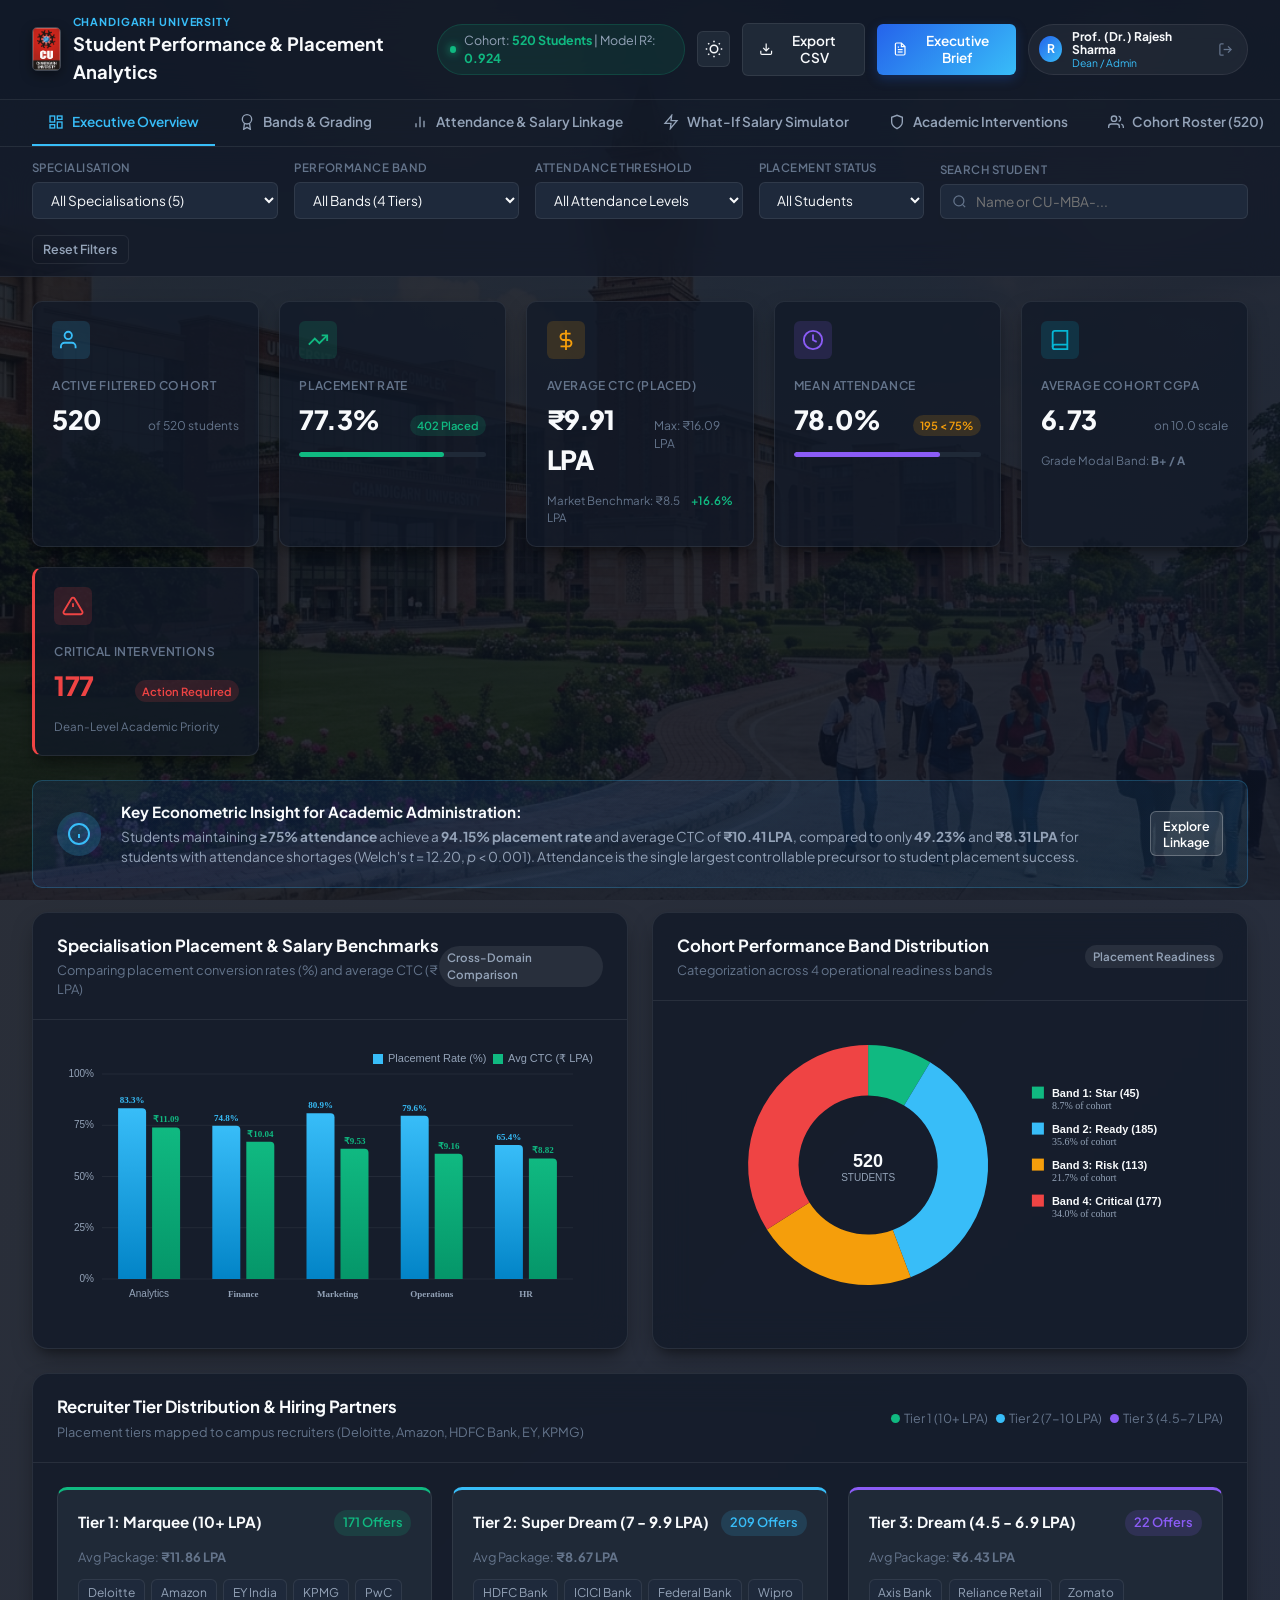
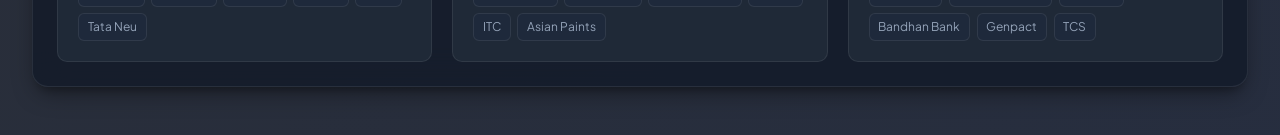
<file: index.html>
<!DOCTYPE html>
<html lang="en">

<head>
  <meta charset="UTF-8">
  <meta name="viewport" content="width=device-width, initial-scale=1.0">
  <title>Student Performance & Placement Analytics | Chandigarh University MBA</title>
  <meta name="description"
    content="Executive Decision Support System analyzing MBA academic scores, attendance, specialization impact on placement CTC, and prescriptive interventions.">
  <link rel="preconnect" href="https://fonts.googleapis.com">
  <link rel="preconnect" href="https://fonts.gstatic.com" crossorigin>
  <link
    href="https://fonts.googleapis.com/css2?family=Plus+Jakarta+Sans:wght@300;400;500;600;700;800&family=JetBrains+Mono:wght@400;500;600&display=swap"
    rel="stylesheet">
  <link rel="stylesheet" href="styles.css">
</head>

<body class="theme-dark">
  <!-- Top Navigation Bar -->
  <header class="app-header" id="appHeader">
    <div class="header-left">
      <div class="brand-logo">
        <img src="cu_official_logo.png" alt="Chandigarh University Official Logo" class="cu-header-logo">
        <div class="brand-text">
          <span class="university-name">CHANDIGARH UNIVERSITY</span>
          <h1 class="portal-title">Student Performance & Placement Analytics</h1>
        </div>
      </div>
    </div>

    <div class="header-right">
      <div class="system-stats-pill">
        <span class="live-dot"></span>
        <span class="stats-label">Cohort: <strong>520 Students</strong> | Model R²: <strong>0.924</strong></span>
      </div>
      <button class="btn btn-secondary btn-icon" id="themeToggleBtn" title="Toggle Theme" aria-label="Toggle Theme">
        <svg class="sun-icon" width="18" height="18" viewBox="0 0 24 24" fill="none" stroke="currentColor"
          stroke-width="2">
          <circle cx="12" cy="12" r="5"></circle>
          <line x1="12" y1="1" x2="12" y2="3"></line>
          <line x1="12" y1="21" x2="12" y2="23"></line>
          <line x1="4.22" y1="4.22" x2="5.64" y2="5.64"></line>
          <line x1="18.36" y1="18.36" x2="19.78" y2="19.78"></line>
          <line x1="1" y1="12" x2="3" y2="12"></line>
          <line x1="21" y1="12" x2="23" y2="12"></line>
          <line x1="4.22" y1="19.78" x2="5.64" y2="18.36"></line>
          <line x1="18.36" y1="5.64" x2="19.78" y2="4.22"></line>
        </svg>
        <svg class="moon-icon" width="18" height="18" viewBox="0 0 24 24" fill="none" stroke="currentColor"
          stroke-width="2">
          <path d="M21 12.79A9 9 0 1 1 11.21 3 7 7 0 0 0 21 12.79z"></path>
        </svg>
      </button>
      <button class="btn btn-secondary" id="exportCsvBtn" title="Export Filtered CSV">
        <svg width="16" height="16" viewBox="0 0 24 24" fill="none" stroke="currentColor" stroke-width="2">
          <path d="M21 15v4a2 2 0 0 1-2 2H5a2 2 0 0 1-2-2v-4"></path>
          <polyline points="7 10 12 15 17 10"></polyline>
          <line x1="12" y1="15" x2="12" y2="3"></line>
        </svg>
        <span>Export CSV</span>
      </button>
      <button class="btn btn-primary" id="openReportModalBtn">
        <svg width="16" height="16" viewBox="0 0 24 24" fill="none" stroke="currentColor" stroke-width="2">
          <path d="M14 2H6a2 2 0 0 0-2 2v16a2 2 0 0 0 2 2h12a2 2 0 0 0 2-2V8z"></path>
          <polyline points="14 2 14 8 20 8"></polyline>
          <line x1="16" y1="13" x2="8" y2="13"></line>
          <line x1="16" y1="17" x2="8" y2="17"></line>
          <polyline points="10 9 9 9 8 9"></polyline>
        </svg>
        <span>Executive Brief</span>
      </button>

      <!-- Authenticated User Profile Pill & Logout -->
      <div class="user-profile-badge" id="userProfileBadge">
        <div class="user-avatar" id="userAvatar">D</div>
        <div class="user-info-text">
          <span class="user-name-span" id="userNameSpan">Prof. (Dr.) Rajesh Sharma</span>
          <span class="user-role-span" id="userRoleSpan">Dean / Admin</span>
        </div>
        <button class="logout-btn" id="logoutBtn" title="Sign Out / Switch Role">
          <svg width="15" height="15" viewBox="0 0 24 24" fill="none" stroke="currentColor" stroke-width="2">
            <path d="M9 21H5a2 2 0 0 1-2-2V5a2 2 0 0 1 2-2h4"></path>
            <polyline points="16 17 21 12 16 7"></polyline>
            <line x1="21" y1="12" x2="9" y2="12"></line>
          </svg>
        </button>
      </div>
    </div>
  </header>

  <!-- Navigation Tabs -->
  <nav class="sub-nav" id="mainNavigation" aria-label="Main Navigation">
    <div class="nav-container">
      <button class="nav-item active" data-tab="tab-overview" id="navTabOverview">
        <svg width="16" height="16" viewBox="0 0 24 24" fill="none" stroke="currentColor" stroke-width="2">
          <rect x="3" y="3" width="7" height="9"></rect>
          <rect x="14" y="3" width="7" height="5"></rect>
          <rect x="14" y="12" width="7" height="9"></rect>
          <rect x="3" y="16" width="7" height="5"></rect>
        </svg>
        <span>Executive Overview</span>
      </button>
      <button class="nav-item" data-tab="tab-bands" id="navTabBands">
        <svg width="16" height="16" viewBox="0 0 24 24" fill="none" stroke="currentColor" stroke-width="2">
          <circle cx="12" cy="8" r="7"></circle>
          <polyline points="8.21 13.89 7 23 12 20 17 23 15.79 13.88"></polyline>
        </svg>
        <span>Bands & Grading</span>
      </button>
      <button class="nav-item" data-tab="tab-econometrics" id="navTabEconometrics">
        <svg width="16" height="16" viewBox="0 0 24 24" fill="none" stroke="currentColor" stroke-width="2">
          <line x1="18" y1="20" x2="18" y2="10"></line>
          <line x1="12" y1="20" x2="12" y2="4"></line>
          <line x1="6" y1="20" x2="6" y2="14"></line>
        </svg>
        <span>Attendance & Salary Linkage</span>
      </button>
      <button class="nav-item" data-tab="tab-simulator" id="navTabSimulator">
        <svg width="16" height="16" viewBox="0 0 24 24" fill="none" stroke="currentColor" stroke-width="2">
          <polygon points="13 2 3 14 12 14 11 22 21 10 12 10 13 2"></polygon>
        </svg>
        <span>What-If Salary Simulator</span>
      </button>
      <button class="nav-item" data-tab="tab-interventions" id="navTabInterventions">
        <svg width="16" height="16" viewBox="0 0 24 24" fill="none" stroke="currentColor" stroke-width="2">
          <path d="M12 22s8-4 8-10V5l-8-3-8 3v7c0 6 8 10 8 10z"></path>
        </svg>
        <span>Academic Interventions</span>
      </button>
      <button class="nav-item" data-tab="tab-roster" id="navTabRoster">
        <svg width="16" height="16" viewBox="0 0 24 24" fill="none" stroke="currentColor" stroke-width="2">
          <path d="M17 21v-2a4 4 0 0 0-4-4H5a4 4 0 0 0-4 4v2"></path>
          <circle cx="9" cy="7" r="4"></circle>
          <path d="M23 21v-2a4 4 0 0 0-3-3.87"></path>
          <path d="M16 3.13a4 4 0 0 1 0 7.75"></path>
        </svg>
        <span>Cohort Roster (520)</span>
      </button>
    </div>
  </nav>

  <!-- Filter & Slicing Control Bar -->
  <section class="filter-bar" id="globalFilterBar">
    <div class="filter-container">
      <div class="filter-group">
        <label for="filterSpec">Specialisation</label>
        <select id="filterSpec" class="custom-select">
          <option value="ALL">All Specialisations (5)</option>
          <option value="Business Analytics">Business Analytics</option>
          <option value="Finance">Finance</option>
          <option value="Marketing">Marketing</option>
          <option value="Human Resource Management">Human Resource Management</option>
          <option value="Operations & Supply Chain">Operations & Supply Chain</option>
        </select>
      </div>

      <div class="filter-group">
        <label for="filterBand">Performance Band</label>
        <select id="filterBand" class="custom-select">
          <option value="ALL">All Bands (4 Tiers)</option>
          <option value="Band 1: High Potential Star">Band 1: High Potential Star</option>
          <option value="Band 2: Placement Ready">Band 2: Placement Ready</option>
          <option value="Band 3: Skill Deficit (Moderate Risk)">Band 3: Skill Deficit (Risk)</option>
          <option value="Band 4: Critical Academic Intervention">Band 4: Critical Intervention</option>
        </select>
      </div>

      <div class="filter-group">
        <label for="filterAttendance">Attendance Threshold</label>
        <select id="filterAttendance" class="custom-select">
          <option value="ALL">All Attendance Levels</option>
          <option value="COMPLIANT">Compliant (&ge; 75%)</option>
          <option value="SHORTAGE">Shortage (&lt; 75% At-Risk)</option>
        </select>
      </div>

      <div class="filter-group">
        <label for="filterPlacement">Placement Status</label>
        <select id="filterPlacement" class="custom-select">
          <option value="ALL">All Students</option>
          <option value="Placed">Placed Only</option>
          <option value="Unplaced">Unplaced Only</option>
        </select>
      </div>

      <div class="filter-group search-group">
        <label for="searchStudentInput">Search Student</label>
        <div class="search-input-wrapper">
          <svg width="15" height="15" viewBox="0 0 24 24" fill="none" stroke="currentColor" stroke-width="2">
            <circle cx="11" cy="11" r="8"></circle>
            <line x1="21" y1="21" x2="16.65" y2="16.65"></line>
          </svg>
          <input type="text" id="searchStudentInput" placeholder="Name or CU-MBA-..." autocomplete="off">
        </div>
      </div>

      <div class="filter-actions">
        <button class="btn btn-outline btn-sm" id="resetFiltersBtn">Reset Filters</button>
      </div>
    </div>
  </section>

  <!-- Main Container -->
  <main class="main-content" id="mainContainer">

    <!-- TAB 1: EXECUTIVE OVERVIEW -->
    <div class="tab-pane active" id="tab-overview">
      <!-- KPI Scorecards Grid -->
      <section class="kpi-grid" id="kpiGrid">
        <div class="kpi-card" id="kpiTotalStudents">
          <div class="kpi-icon-wrap bg-blue">
            <svg width="22" height="22" viewBox="0 0 24 24" fill="none" stroke="currentColor" stroke-width="2">
              <path d="M17 21v-2a4 4 0 0 0-4-4H5a4 4 0 0 0-4 4v2"></path>
              <circle cx="9" cy="7" r="4"></circle>
            </svg>
          </div>
          <div class="kpi-data">
            <span class="kpi-title">Active Filtered Cohort</span>
            <div class="kpi-value-row">
              <span class="kpi-value" id="kpiCohortVal">520</span>
              <span class="kpi-sub" id="kpiCohortSub">of 520 students</span>
            </div>
          </div>
          <div class="kpi-sparkline" id="sparkCohort"></div>
        </div>

        <div class="kpi-card" id="kpiPlacementRate">
          <div class="kpi-icon-wrap bg-emerald">
            <svg width="22" height="22" viewBox="0 0 24 24" fill="none" stroke="currentColor" stroke-width="2">
              <polyline points="22 7 13.5 15.5 8.5 10.5 2 17"></polyline>
              <polyline points="16 7 22 7 22 13"></polyline>
            </svg>
          </div>
          <div class="kpi-data">
            <span class="kpi-title">Placement Rate</span>
            <div class="kpi-value-row">
              <span class="kpi-value" id="kpiPlacementVal">77.3%</span>
              <span class="kpi-pill success" id="kpiPlacementPill">402 Placed</span>
            </div>
          </div>
          <div class="kpi-progress-bar">
            <div class="kpi-progress-fill bg-emerald" id="kpiPlacementBar" style="width: 77.3%;"></div>
          </div>
        </div>

        <div class="kpi-card" id="kpiAvgSalary">
          <div class="kpi-icon-wrap bg-amber">
            <svg width="22" height="22" viewBox="0 0 24 24" fill="none" stroke="currentColor" stroke-width="2">
              <line x1="12" y1="1" x2="12" y2="23"></line>
              <path d="M17 5H9.5a3.5 3.5 0 0 0 0 7h5a3.5 3.5 0 0 1 0 7H6"></path>
            </svg>
          </div>
          <div class="kpi-data">
            <span class="kpi-title">Average CTC (Placed)</span>
            <div class="kpi-value-row">
              <span class="kpi-value" id="kpiAvgSalaryVal">₹9.91 LPA</span>
              <span class="kpi-sub" id="kpiMaxSalarySub">Max: ₹16.09 LPA</span>
            </div>
          </div>
          <div class="kpi-benchmark">
            <span>Market Benchmark: ₹8.5 LPA</span>
            <span class="kpi-delta positive">+16.6%</span>
          </div>
        </div>

        <div class="kpi-card" id="kpiAttendanceRate">
          <div class="kpi-icon-wrap bg-purple">
            <svg width="22" height="22" viewBox="0 0 24 24" fill="none" stroke="currentColor" stroke-width="2">
              <circle cx="12" cy="12" r="10"></circle>
              <polyline points="12 6 12 12 16 14"></polyline>
            </svg>
          </div>
          <div class="kpi-data">
            <span class="kpi-title">Mean Attendance</span>
            <div class="kpi-value-row">
              <span class="kpi-value" id="kpiAttendanceVal">78.0%</span>
              <span class="kpi-pill alert" id="kpiShortagePill">195 &lt; 75%</span>
            </div>
          </div>
          <div class="kpi-progress-bar">
            <div class="kpi-progress-fill bg-purple" id="kpiAttendanceBar" style="width: 78.0%;"></div>
          </div>
        </div>

        <div class="kpi-card" id="kpiMeanCgpa">
          <div class="kpi-icon-wrap bg-cyan">
            <svg width="22" height="22" viewBox="0 0 24 24" fill="none" stroke="currentColor" stroke-width="2">
              <path d="M4 19.5A2.5 2.5 0 0 1 6.5 17H20"></path>
              <path d="M6.5 2H20v20H6.5A2.5 2.5 0 0 1 4 19.5v-15A2.5 2.5 0 0 1 6.5 2z"></path>
            </svg>
          </div>
          <div class="kpi-data">
            <span class="kpi-title">Average Cohort CGPA</span>
            <div class="kpi-value-row">
              <span class="kpi-value" id="kpiCgpaVal">6.73</span>
              <span class="kpi-sub">on 10.0 scale</span>
            </div>
          </div>
          <div class="kpi-benchmark">
            <span>Grade Modal Band: <strong>B+ / A</strong></span>
          </div>
        </div>

        <div class="kpi-card alert-card" id="kpiInterventionNeeded">
          <div class="kpi-icon-wrap bg-coral">
            <svg width="22" height="22" viewBox="0 0 24 24" fill="none" stroke="currentColor" stroke-width="2">
              <path d="M10.29 3.86L1.82 18a2 2 0 0 0 1.71 3h16.94a2 2 0 0 0 1.71-3L13.71 3.86a2 2 0 0 0-3.42 0z"></path>
              <line x1="12" y1="9" x2="12" y2="13"></line>
              <line x1="12" y1="17" x2="12.01" y2="17"></line>
            </svg>
          </div>
          <div class="kpi-data">
            <span class="kpi-title">Critical Interventions</span>
            <div class="kpi-value-row">
              <span class="kpi-value danger-text" id="kpiInterventionVal">177</span>
              <span class="kpi-pill danger">Action Required</span>
            </div>
          </div>
          <div class="kpi-benchmark">
            <span>Dean-Level Academic Priority</span>
          </div>
        </div>
      </section>

      <!-- Key Findings Alert Banner -->
      <div class="banner-insight">
        <div class="banner-icon">
          <svg width="24" height="24" viewBox="0 0 24 24" fill="none" stroke="currentColor" stroke-width="2">
            <circle cx="12" cy="12" r="10"></circle>
            <line x1="12" y1="16" x2="12" y2="12"></line>
            <line x1="12" y1="8" x2="12.01" y2="8"></line>
          </svg>
        </div>
        <div class="banner-content">
          <h4>Key Econometric Insight for Academic Administration:</h4>
          <p>
            Students maintaining <strong>&ge;75% attendance</strong> achieve a <strong>94.15% placement rate</strong>
            and average CTC of <strong>₹10.41 LPA</strong>, compared to only <strong>49.23%</strong> and <strong>₹8.31
              LPA</strong> for students with attendance shortages (Welch's <em>t</em> = 12.20, <em>p</em> &lt; 0.001).
            Attendance is the single largest controllable precursor to student placement success.
          </p>
        </div>
        <button class="btn btn-sm btn-outline-light" onclick="window.switchTab('tab-econometrics')">Explore
          Linkage</button>
      </div>

      <!-- Overview Charts Section -->
      <section class="dashboard-grid-2">
        <div class="card chart-card">
          <div class="card-header">
            <div>
              <h3 class="card-title">Specialisation Placement & Salary Benchmarks</h3>
              <p class="card-subtitle">Comparing placement conversion rates (%) and average CTC (₹ LPA)</p>
            </div>
            <span class="badge">Cross-Domain Comparison</span>
          </div>
          <div class="card-body">
            <div class="chart-canvas-wrapper" id="specChartWrapper">
              <canvas id="specComparisonCanvas" width="560" height="280"></canvas>
            </div>
          </div>
        </div>

        <div class="card chart-card">
          <div class="card-header">
            <div>
              <h3 class="card-title">Cohort Performance Band Distribution</h3>
              <p class="card-subtitle">Categorization across 4 operational readiness bands</p>
            </div>
            <span class="badge">Placement Readiness</span>
          </div>
          <div class="card-body">
            <div class="chart-canvas-wrapper" id="bandChartWrapper">
              <canvas id="bandDistributionCanvas" width="560" height="280"></canvas>
            </div>
          </div>
        </div>
      </section>

      <!-- Recruiter Tier Breakdown -->
      <section class="card mt-4">
        <div class="card-header">
          <div>
            <h3 class="card-title">Recruiter Tier Distribution & Hiring Partners</h3>
            <p class="card-subtitle">Placement tiers mapped to campus recruiters (Deloitte, Amazon, HDFC Bank, EY, KPMG)
            </p>
          </div>
          <div class="tier-legend">
            <span class="legend-dot tier1"></span> Tier 1 (10+ LPA)
            <span class="legend-dot tier2 ml-2"></span> Tier 2 (7-10 LPA)
            <span class="legend-dot tier3 ml-2"></span> Tier 3 (4.5-7 LPA)
          </div>
        </div>
        <div class="card-body">
          <div class="recruiter-tiers-grid" id="recruiterTiersGrid">
            <!-- Dynamically populated -->
          </div>
        </div>
      </section>
    </div>

    <!-- TAB 2: PERFORMANCE BANDS & GRADING ENGINE -->
    <div class="tab-pane" id="tab-bands">
      <div class="section-intro">
        <h2>Four-Tier Performance Banding Framework</h2>
        <p>A multi-factor classification system evaluating academic merit, attendance discipline, aptitude readiness,
          and behavioral soft skills.</p>
      </div>

      <div class="bands-showcase-grid" id="bandsShowcaseGrid">
        <!-- 4 Band Cards populated dynamically -->
      </div>

      <div class="dashboard-grid-2 mt-4">
        <div class="card">
          <div class="card-header">
            <div>
              <h3 class="card-title">Academic Grade Distribution (10-Point Scale)</h3>
              <p class="card-subtitle">University UGC grading system: O, A+, A, B+, B, C</p>
            </div>
          </div>
          <div class="card-body">
            <div class="chart-canvas-wrapper">
              <canvas id="gradeChartCanvas" width="560" height="260"></canvas>
            </div>
            <div class="table-responsive mt-3">
              <table class="data-table small">
                <thead>
                  <tr>
                    <th>Grade</th>
                    <th>CGPA Range</th>
                    <th>Count</th>
                    <th>% Cohort</th>
                    <th>Avg Placed CTC</th>
                    <th>Placement Rate</th>
                  </tr>
                </thead>
                <tbody id="gradeTableBody">
                  <!-- Populated by JS -->
                </tbody>
              </table>
            </div>
          </div>
        </div>

        <div class="card">
          <div class="card-header">
            <div>
              <h3 class="card-title">Specialisation vs Performance Band Heatmap</h3>
              <p class="card-subtitle">Distribution of students across specializations within each band</p>
            </div>
          </div>
          <div class="card-body">
            <div class="heatmap-table-wrap" id="bandSpecHeatmap">
              <!-- Populated by JS -->
            </div>
            <div class="academic-note mt-3">
              <strong>Administrative Policy Note:</strong> Students in Band 3 and Band 4 are automatically quarantined
              from final campus placements until completing the remediation roadmap.
            </div>
          </div>
        </div>
      </div>
    </div>

    <!-- TAB 3: ECONOMETRICS & SALARY LINKAGE -->
    <div class="tab-pane" id="tab-econometrics">
      <div class="section-intro">
        <h2>Econometric Linkage: Academics, Attendance & Placement Salary</h2>
        <p>Statistical regression and empirical analysis exploring how continuous performance metrics influence
          corporate hiring packages.</p>
      </div>

      <!-- Hypothesis Testing Box -->
      <div class="stats-test-card">
        <div class="test-header">
          <div class="test-badge">Hypothesis Test: 75% Attendance Compliance Effect</div>
          <span class="p-val-pill">Statistically Significant: p = 3.22 &times; 10⁻²⁷</span>
        </div>
        <div class="test-body-grid">
          <div class="test-col">
            <div class="test-group-title">Attendance &lt; 75% (Shortage Cohort)</div>
            <div class="test-stat-row">
              <span>Cohort Count:</span>
              <strong>195 students (37.5%)</strong>
            </div>
            <div class="test-stat-row">
              <span>Average CGPA:</span>
              <strong class="danger-text">5.90 / 10.0</strong>
            </div>
            <div class="test-stat-row">
              <span>Placement Rate:</span>
              <strong class="danger-text">49.23% (96 placed)</strong>
            </div>
            <div class="test-stat-row">
              <span>Average CTC:</span>
              <strong class="danger-text">₹8.31 LPA</strong>
            </div>
          </div>

          <div class="test-divider-col">
            <div class="vs-circle">VS</div>
            <div class="t-stat-label">Welch's t = 12.20<br>Salary Gap = +₹2.10 LPA</div>
          </div>

          <div class="test-col highlight">
            <div class="test-group-title">Attendance &ge; 75% (Compliant Cohort)</div>
            <div class="test-stat-row">
              <span>Cohort Count:</span>
              <strong>325 students (62.5%)</strong>
            </div>
            <div class="test-stat-row">
              <span>Average CGPA:</span>
              <strong class="success-text">7.22 / 10.0 (+1.32 CGPA)</strong>
            </div>
            <div class="test-stat-row">
              <span>Placement Rate:</span>
              <strong class="success-text">94.15% (306 placed)</strong>
            </div>
            <div class="test-stat-row">
              <span>Average CTC:</span>
              <strong class="success-text">₹10.41 LPA</strong>
            </div>
          </div>
        </div>
      </div>

      <div class="dashboard-grid-2 mt-4">
        <!-- Scatter plot of CGPA vs Salary -->
        <div class="card chart-card">
          <div class="card-header">
            <div>
              <h3 class="card-title">CGPA vs Placement Salary (CTC in LPA)</h3>
              <p class="card-subtitle">Empirical scatter distribution of placed students with OLS regression trendline
              </p>
            </div>
            <span class="badge">R² = 0.924</span>
          </div>
          <div class="card-body">
            <div class="chart-canvas-wrapper">
              <canvas id="cgpaSalaryScatterCanvas" width="560" height="300"></canvas>
            </div>
          </div>
        </div>

        <!-- Correlation Matrix Heatmap -->
        <div class="card">
          <div class="card-header">
            <div>
              <h3 class="card-title">Pearson Correlation Coefficient Matrix</h3>
              <p class="card-subtitle">Pairwise correlation between academic, behavioral and compensation metrics</p>
            </div>
          </div>
          <div class="card-body">
            <div class="corr-matrix-wrapper" id="corrMatrixContainer">
              <!-- Populated by JS -->
            </div>
          </div>
        </div>
      </div>

      <!-- Regression Equation & Model Coefficients -->
      <div class="card mt-4">
        <div class="card-header">
          <div>
            <h3 class="card-title">Multiple Linear Regression Model Specification</h3>
            <p class="card-subtitle">Quantifying the marginal return of each academic attribute on student CTC</p>
          </div>
          <div class="model-metrics-tags">
            <span class="tag">R² = 0.924</span>
            <span class="tag">MAE = 0.435 LPA</span>
            <span class="tag">RMSE = 0.537 LPA</span>
          </div>
        </div>
        <div class="card-body">
          <div class="math-equation-box">
            <code>
              Salary (CTC LPA) = -5.127 + 0.929 &times; CGPA + 0.032 &times; Attendance% + 0.048 &times; Aptitude + 0.367 &times; SoftSkills + 0.342 &times; Certifications + 0.263 &times; LiveProjects + Specialisation_Premium
            </code>
          </div>

          <div class="coefficients-grid" id="coefficientsGrid">
            <!-- Populated by JS -->
          </div>
        </div>
      </div>
    </div>

    <!-- TAB 4: WHAT-IF SIMULATOR -->
    <div class="tab-pane" id="tab-simulator">
      <div class="section-intro">
        <h2>Interactive What-If Salary & Placement Simulator</h2>
        <p>Real-time machine learning prediction engine powered by our calibrated econometric regression model.</p>
      </div>

      <div class="simulator-layout">
        <!-- Left: Input Controls -->
        <div class="card sim-controls-card">
          <div class="card-header">
            <h3 class="card-title">Student Profile Parameters</h3>
            <button class="btn btn-sm btn-outline" id="simResetBtn">Reset to Average</button>
          </div>
          <div class="card-body">
            <div class="control-row">
              <label for="simSpec">Target Specialisation:</label>
              <select id="simSpec" class="custom-select">
                <option value="Business Analytics">Business Analytics (Premium: +₹2.50 LPA)</option>
                <option value="Finance" selected>Finance (Premium: +₹1.80 LPA)</option>
                <option value="Marketing">Marketing (Premium: +₹1.20 LPA)</option>
                <option value="Operations & Supply Chain">Operations & Supply Chain (Premium: +₹0.90 LPA)</option>
                <option value="Human Resource Management">Human Resource Management (Premium: +₹0.40 LPA)</option>
              </select>
            </div>

            <div class="slider-control">
              <div class="slider-header">
                <label for="simCgpa">Academic CGPA (10-Point Scale):</label>
                <span class="slider-val" id="simCgpaVal">7.2</span>
              </div>
              <input type="range" id="simCgpa" min="5.0" max="9.8" step="0.1" value="7.2">
              <div class="slider-bounds"><span>5.0</span><span>7.5</span><span>9.8</span></div>
            </div>

            <div class="slider-control">
              <div class="slider-header">
                <label for="simAttendance">Class Attendance (%):</label>
                <span class="slider-val" id="simAttendanceVal">82%</span>
              </div>
              <input type="range" id="simAttendance" min="55" max="99" step="1" value="82">
              <div class="slider-bounds"><span>55% (Risk)</span><span>75% (Min)</span><span>99%</span></div>
            </div>

            <div class="slider-control">
              <div class="slider-header">
                <label for="simAptitude">Mock Aptitude Test Score (out of 100):</label>
                <span class="slider-val" id="simAptitudeVal">68</span>
              </div>
              <input type="range" id="simAptitude" min="40" max="98" step="1" value="68">
              <div class="slider-bounds"><span>40</span><span>70</span><span>98</span></div>
            </div>

            <div class="slider-control">
              <div class="slider-header">
                <label for="simSoftSkills">Corporate Soft Skills Rating (1 - 10):</label>
                <span class="slider-val" id="simSoftSkillsVal">7.0</span>
              </div>
              <input type="range" id="simSoftSkills" min="3.0" max="9.8" step="0.2" value="7.0">
              <div class="slider-bounds"><span>3.0</span><span>6.5</span><span>9.8</span></div>
            </div>

            <div class="slider-control">
              <div class="slider-header">
                <label for="simCerts">Industry Certifications Count:</label>
                <span class="slider-val" id="simCertsVal">2</span>
              </div>
              <input type="range" id="simCerts" min="0" max="4" step="1" value="2">
              <div class="slider-bounds"><span>0</span><span>2</span><span>4</span></div>
            </div>

            <div class="slider-control">
              <div class="slider-header">
                <label for="simProjects">Live Consulting / Industry Projects:</label>
                <span class="slider-val" id="simProjectsVal">1</span>
              </div>
              <input type="range" id="simProjects" min="0" max="3" step="1" value="1">
              <div class="slider-bounds"><span>0</span><span>1</span><span>3</span></div>
            </div>
          </div>
        </div>

        <!-- Right: Prediction Outputs -->
        <div class="card sim-results-card">
          <div class="card-header">
            <h3 class="card-title">Model Forecast & Placement Projection</h3>
            <span class="badge success">Live Inference</span>
          </div>
          <div class="card-body">
            <div class="prediction-hero">
              <div class="pred-salary-block">
                <span class="pred-label">Expected Placement CTC:</span>
                <div class="pred-salary-number" id="predSalaryVal">₹10.35 LPA</div>
                <div class="pred-interval" id="predSalaryRange">Estimated Range: ₹9.80 - ₹10.90 LPA</div>
              </div>

              <div class="pred-prob-block">
                <div class="circular-progress" id="predProbCircle">
                  <span class="progress-val" id="predProbVal">88.5%</span>
                </div>
                <span class="pred-label">Placement Probability</span>
              </div>
            </div>

            <div class="sim-meta-tags mt-3">
              <div class="meta-tag-item">
                <span class="meta-label">Forecasted Band:</span>
                <span class="meta-val band-badge" id="predBandVal">Band 2: Placement Ready</span>
              </div>
              <div class="meta-tag-item">
                <span class="meta-label">Projected Recruiter Tier:</span>
                <span class="meta-val" id="predTierVal">Tier 1 (Marquee - Deloitte, Amazon)</span>
              </div>
            </div>

            <!-- Prescriptive Improvement Suggestions -->
            <div class="intervention-suggestions-box mt-4">
              <h4 class="suggestions-title">
                <svg width="18" height="18" viewBox="0 0 24 24" fill="none" stroke="currentColor" stroke-width="2">
                  <path
                    d="M12 2v4M12 18v4M4.93 4.93l2.83 2.83M16.24 16.24l2.83 2.83M2 12h4M18 12h4M4.93 19.07l2.83-2.83M16.24 7.76l2.83-2.83">
                  </path>
                </svg>
                Actionable Levers to Maximize Placement Package:
              </h4>
              <ul class="suggestions-list" id="simSuggestionsList">
                <!-- Dynamically generated -->
              </ul>
            </div>
          </div>
        </div>
      </div>
    </div>

    <!-- TAB 5: ACADEMIC INTERVENTIONS -->
    <div class="tab-pane" id="tab-interventions">
      <div class="section-intro">
        <h2>Prescriptive Academic Intervention Engine</h2>
        <p>Automated identification of at-risk students, root-cause diagnosis, and personalized remediation pathways.
        </p>
      </div>

      <!-- Intervention Category Metrics -->
      <div class="intervention-metrics-grid" id="interventionCategoriesGrid">
        <!-- Populated by JS -->
      </div>

      <div class="card mt-4">
        <div class="card-header">
          <div>
            <h3 class="card-title">Priority Student Intervention Cohort (At-Risk & Skill Deficit)</h3>
            <p class="card-subtitle">Students flagged for urgent academic counseling, attendance recovery, or interview
              bootcamps</p>
          </div>
          <button class="btn btn-primary btn-sm" id="batchExportInterventionsBtn">
            <svg width="15" height="15" viewBox="0 0 24 24" fill="none" stroke="currentColor" stroke-width="2">
              <path d="M21 15v4a2 2 0 0 1-2 2H5a2 2 0 0 1-2-2v-4"></path>
              <polyline points="7 10 12 15 17 10"></polyline>
              <line x1="12" y1="15" x2="12" y2="3"></line>
            </svg>
            Export Intervention Report
          </button>
        </div>
        <div class="card-body">
          <div class="table-responsive">
            <table class="data-table" id="interventionTable">
              <thead>
                <tr>
                  <th>Student ID</th>
                  <th>Student Name</th>
                  <th>Specialisation</th>
                  <th>Attendance</th>
                  <th>CGPA</th>
                  <th>Performance Band</th>
                  <th>Primary Deficit Category</th>
                  <th>Recommended Prescriptive Action</th>
                  <th>Action</th>
                </tr>
              </thead>
              <tbody id="interventionTableBody">
                <!-- Populated by JS -->
              </tbody>
            </table>
          </div>
        </div>
      </div>
    </div>

    <!-- TAB 6: STUDENT ROSTER & COHORT EXPLORER -->
    <div class="tab-pane" id="tab-roster">
      <div class="section-intro">
        <h2>Full MBA Cohort Student Directory</h2>
        <p>Comprehensive roster of all 520 students. Click any row to view complete academic profile, attendance, and
          placement details.</p>
      </div>

      <div class="card">
        <div class="card-header roster-header">
          <div class="roster-count-wrap">
            Showing <strong id="rosterShownCount">520</strong> of <strong id="rosterTotalCount">520</strong> students
          </div>
          <div class="table-sort-info">
            Sort by:
            <select id="rosterSortSelect" class="custom-select custom-select-sm">
              <option value="cgpa_desc">CGPA (High to Low)</option>
              <option value="cgpa_asc">CGPA (Low to High)</option>
              <option value="salary_desc">Placement Salary (High to Low)</option>
              <option value="attendance_desc">Attendance (High to Low)</option>
              <option value="name_asc">Name (A-Z)</option>
            </select>
          </div>
        </div>
        <div class="card-body">
          <div class="table-responsive">
            <table class="data-table" id="rosterTable">
              <thead>
                <tr>
                  <th>ID</th>
                  <th>Full Name</th>
                  <th>Specialisation</th>
                  <th>CGPA</th>
                  <th>Grade</th>
                  <th>Attendance</th>
                  <th>Aptitude</th>
                  <th>Soft Skills</th>
                  <th>Performance Band</th>
                  <th>Placement Status</th>
                  <th>Package (LPA)</th>
                  <th>Company</th>
                  <th>Action</th>
                </tr>
              </thead>
              <tbody id="rosterTableBody">
                <!-- Populated by JS -->
              </tbody>
            </table>
          </div>

          <!-- Pagination -->
          <div class="pagination-bar" id="rosterPagination">
            <button class="btn btn-outline btn-sm" id="prevPageBtn" disabled>&laquo; Previous</button>
            <span class="page-indicator" id="pageIndicator">Page 1 of 26</span>
            <button class="btn btn-outline btn-sm" id="nextPageBtn">Next &raquo;</button>
          </div>
        </div>
      </div>
    </div>

  </main>

  <!-- STUDENT DETAIL MODAL -->
  <div class="modal-backdrop" id="studentDetailModal">
    <div class="modal-card">
      <div class="modal-header">
        <div class="modal-title-group">
          <span class="modal-sub" id="modalStudentId">CU-MBA-2024-001</span>
          <h3 id="modalStudentName">Student Profile</h3>
        </div>
        <button class="modal-close-btn" id="closeStudentModalBtn">&times;</button>
      </div>
      <div class="modal-body" id="modalStudentContent">
        <!-- Populated dynamically -->
      </div>
      <div class="modal-footer">
        <button class="btn btn-secondary" id="closeModalBottomBtn">Close</button>
        <button class="btn btn-primary" id="printStudentReportBtn">Print Dossier</button>
      </div>
    </div>
  </div>

  <!-- EXECUTIVE BRIEF MODAL -->
  <div class="modal-backdrop" id="executiveBriefModal">
    <div class="modal-card large-modal">
      <div class="modal-header">
        <div class="modal-title-group">
          <span class="modal-sub">Chandigarh University MBA Analytics</span>
          <h3>Executive Project Brief & Research Summary</h3>
        </div>
        <button class="modal-close-btn" id="closeBriefModalBtn">&times;</button>
      </div>
      <div class="modal-body executive-brief-body">
        <div class="brief-section">
          <h4>1. Executive Summary & Problem Context</h4>
          <p>
            Higher education business schools face mounting scrutiny on campus placement outcomes. However,
            institutional decision-makers frequently lack granular diagnostic clarity on how academic performance,
            strict attendance compliance, and domain specialisations interact to influence recruiter compensation
            offers. This analytics system bridges that critical gap.
          </p>
        </div>

        <div class="brief-section">
          <h4>2. Key Analytical & Econometric Findings</h4>
          <ul>
            <li><strong>75% Attendance Threshold Disparity:</strong> Attendance compliant students (&ge;75%) secure a
              <strong>94.15% placement rate</strong> with mean CTC of <strong>₹10.41 LPA</strong>, whereas attendance
              defaulters (&lt;75%) drop to <strong>49.23%</strong> placement rate and <strong>₹8.31 LPA</strong>
              (Welch's <em>t</em> = 12.20, <em>p</em> &lt; 0.001).</li>
            <li><strong>Academic Elasticity:</strong> Each 1.0 point increment in student CGPA delivers an estimated
              <strong>+₹0.93 LPA</strong> premium on final corporate CTC.</li>
            <li><strong>Domain Specialisation Premium:</strong> Business Analytics commands the highest starting
              corporate compensation (Mean: ₹11.09 LPA, Peak: ₹16.09 LPA), followed by Finance (₹10.04 LPA) and
              Marketing (₹9.53 LPA).</li>
            <li><strong>Prescriptive Interventions:</strong> 177 students (34.0%) were flagged in Band 4 (Critical
              Intervention) requiring immediate remedial support to avert placement ineligibility.</li>
          </ul>
        </div>

        <div class="brief-section">
          <h4>3. Strategic Administrative Recommendations</h4>
          <ol>
            <li><strong>Mandatory Early-Warning Trigger:</strong> Initiate academic counseling at the conclusion of
              Semester 1 whenever student attendance drops below 75% or CGPA falls below 6.5.</li>
            <li><strong>Integrated Certification Tracks:</strong> Mandate high-value industry certifications (Coursera /
              NPTEL / Power BI / Financial Modeling) in Semester 2 to close the +₹0.34 LPA per-certification skill gap.
            </li>
            <li><strong>Corporate Interview Labs:</strong> For high-CGPA students with soft-skill deficits (&lt;6.0),
              conduct intensive GD-PI corporate bootcamps to prevent offer rejections at final round interviews.</li>
          </ol>
        </div>
      </div>
      <div class="modal-footer">
        <button class="btn btn-primary" id="closeBriefBottomBtn">Close Brief</button>
      </div>
    </div>
  </div>

  <!-- Load Student Dataset & Application Logic -->
  <script src="students_data.js"></script>
  <script src="app.js"></script>
</body>

</html>
</file>
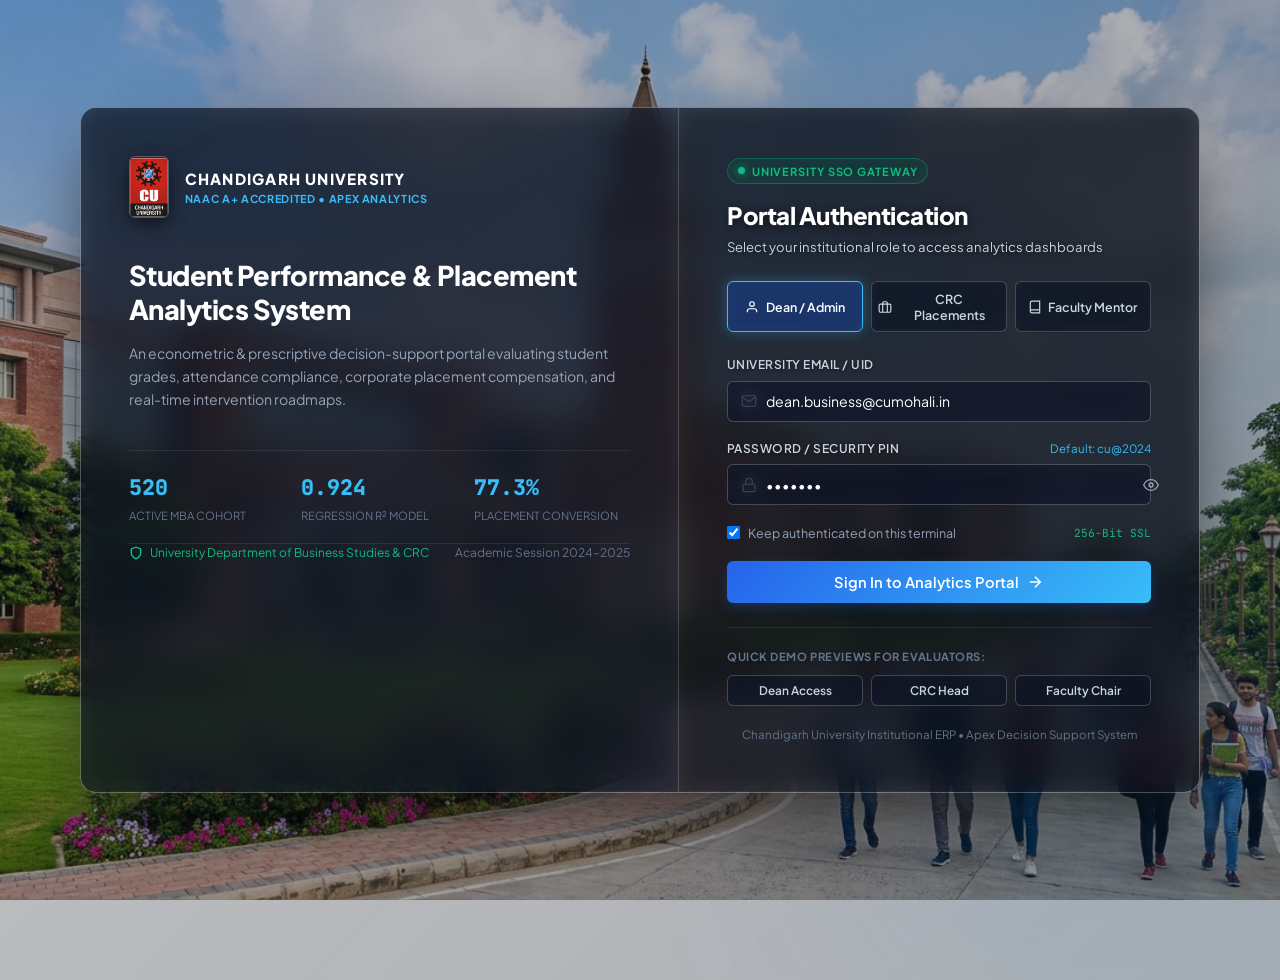
<file: login.html>
<!DOCTYPE html>
<html lang="en">
<head>
  <meta charset="UTF-8">
  <meta name="viewport" content="width=device-width, initial-scale=1.0">
  <title>University Single Sign-On | Chandigarh University MBA Analytics</title>
  <meta name="description" content="Secure University Portal Login for Student Performance & Placement Analytics System at Chandigarh University.">
  <link rel="preconnect" href="https://fonts.googleapis.com">
  <link rel="preconnect" href="https://fonts.gstatic.com" crossorigin>
  <link href="https://fonts.googleapis.com/css2?family=Plus+Jakarta+Sans:wght@300;400;500;600;700;800&family=JetBrains+Mono:wght@400;500;600&display=swap" rel="stylesheet">
  <link rel="stylesheet" href="styles.css">
</head>
<body class="theme-dark login-body">
  <div class="login-ambient-glow glow-1"></div>
  <div class="login-ambient-glow glow-2"></div>
  <div class="login-ambient-glow glow-3"></div>

  <div class="login-wrapper">
    <!-- Left / Brand Showcase Column -->
    <div class="login-brand-panel">
      <div class="panel-content">
        <div class="cu-crest-badge">
          <img src="cu_official_logo.png" alt="Chandigarh University Official Logo" class="cu-login-logo">
          <div class="crest-text">
            <span class="crest-uni">CHANDIGARH UNIVERSITY</span>
            <span class="crest-naac">NAAC A+ ACCREDITED • APEX ANALYTICS</span>
          </div>
        </div>

        <div class="brand-hero-text">
          <h2>Student Performance &amp; Placement Analytics System</h2>
          <p class="hero-desc">
            An econometric &amp; prescriptive decision-support portal evaluating student grades, attendance compliance, corporate placement compensation, and real-time intervention roadmaps.
          </p>
        </div>

        <div class="brand-stats-row">
          <div class="brand-stat-item">
            <span class="stat-number">520</span>
            <span class="stat-lbl">Active MBA Cohort</span>
          </div>
          <div class="brand-stat-item">
            <span class="stat-number">0.924</span>
            <span class="stat-lbl">Regression R² Model</span>
          </div>
          <div class="brand-stat-item">
            <span class="stat-number">77.3%</span>
            <span class="stat-lbl">Placement Conversion</span>
          </div>
        </div>

        <div class="institutional-badge-footer">
          <div class="naac-pill">
            <svg width="14" height="14" viewBox="0 0 24 24" fill="none" stroke="currentColor" stroke-width="2.5">
              <path d="M12 22s8-4 8-10V5l-8-3-8 3v7c0 6 8 10 8 10z"></path>
            </svg>
            <span>University Department of Business Studies &amp; CRC</span>
          </div>
          <span class="academic-year">Academic Session 2024–2025</span>
        </div>
      </div>
    </div>

    <!-- Right / Login Card Column -->
    <div class="login-form-panel">
      <div class="login-card">
        <div class="login-card-header">
          <div class="secure-tag">
            <span class="live-dot"></span>
            <span>UNIVERSITY SSO GATEWAY</span>
          </div>
          <h1 class="login-card-title">Portal Authentication</h1>
          <p class="login-card-sub">Select your institutional role to access analytics dashboards</p>
        </div>

        <!-- Role Selector Tabs -->
        <div class="role-selector" id="roleSelector">
          <button type="button" class="role-pill active" data-role="dean" data-email="dean.business@cumohali.in" data-name="Prof. (Dr.) Rajesh Sharma" data-title="Dean, Academic Affairs">
            <svg width="14" height="14" viewBox="0 0 24 24" fill="none" stroke="currentColor" stroke-width="2">
              <path d="M20 21v-2a4 4 0 0 0-4-4H8a4 4 0 0 0-4 4v2"></path>
              <circle cx="12" cy="7" r="4"></circle>
            </svg>
            <span>Dean / Admin</span>
          </button>
          <button type="button" class="role-pill" data-role="crc" data-email="crc.placement@cumohali.in" data-name="Dr. Meenakshi Kapoor" data-title="Head - Corporate Relations (CRC)">
            <svg width="14" height="14" viewBox="0 0 24 24" fill="none" stroke="currentColor" stroke-width="2">
              <rect x="2" y="7" width="20" height="14" rx="2" ry="2"></rect>
              <path d="M16 21V5a2 2 0 0 0-2-2h-4a2 2 0 0 0-2 2v16"></path>
            </svg>
            <span>CRC Placements</span>
          </button>
          <button type="button" class="role-pill" data-role="faculty" data-email="faculty.mba@cumohali.in" data-name="Dr. Vikram Malhotra" data-title="Faculty Program Chair (MBA)">
            <svg width="14" height="14" viewBox="0 0 24 24" fill="none" stroke="currentColor" stroke-width="2">
              <path d="M4 19.5A2.5 2.5 0 0 1 6.5 17H20"></path>
              <path d="M6.5 2H20v20H6.5A2.5 2.5 0 0 1 4 19.5v-15A2.5 2.5 0 0 1 6.5 2z"></path>
            </svg>
            <span>Faculty Mentor</span>
          </button>
        </div>

        <!-- Login Form -->
        <form class="login-form" id="loginForm">
          <div class="form-group">
            <label for="userEmail">University Email / UID</label>
            <div class="input-with-icon">
              <svg width="16" height="16" viewBox="0 0 24 24" fill="none" stroke="currentColor" stroke-width="2">
                <path d="M4 4h16c1.1 0 2 .9 2 2v12c0 1.1-.9 2-2 2H4c-1.1 0-2-.9-2-2V6c0-1.1.9-2 2-2z"></path>
                <polyline points="22,6 12,13 2,6"></polyline>
              </svg>
              <input type="text" id="userEmail" required value="dean.business@cumohali.in" placeholder="UID or university email">
            </div>
          </div>

          <div class="form-group">
            <div class="label-row">
              <label for="userPassword">Password / Security Pin</label>
              <a href="javascript:void(0)" class="forgot-link" id="forgotPwdBtn">Default: cu@2024</a>
            </div>
            <div class="input-with-icon">
              <svg width="16" height="16" viewBox="0 0 24 24" fill="none" stroke="currentColor" stroke-width="2">
                <rect x="3" y="11" width="18" height="11" rx="2" ry="2"></rect>
                <path d="M7 11V7a5 5 0 0 1 10 0v4"></path>
              </svg>
              <input type="password" id="userPassword" required value="cu@2024" placeholder="Enter your password">
              <button type="button" class="pwd-toggle-btn" id="pwdToggleBtn" aria-label="Toggle password visibility">
                <svg id="eyeIcon" width="16" height="16" viewBox="0 0 24 24" fill="none" stroke="currentColor" stroke-width="2">
                  <path d="M1 12s4-8 11-8 11 8 11 8-4 8-11 8-11-8-11-8z"></path>
                  <circle cx="12" cy="12" r="3"></circle>
                </svg>
              </button>
            </div>
          </div>

          <div class="form-options">
            <label class="remember-me">
              <input type="checkbox" id="rememberMe" checked>
              <span>Keep authenticated on this terminal</span>
            </label>
            <span class="auth-mode">256-Bit SSL</span>
          </div>

          <button type="submit" class="btn btn-primary btn-block btn-lg" id="submitLoginBtn">
            <span id="btnText">Sign In to Analytics Portal</span>
            <svg width="18" height="18" viewBox="0 0 24 24" fill="none" stroke="currentColor" stroke-width="2">
              <line x1="5" y1="12" x2="19" y2="12"></line>
              <polyline points="12 5 19 12 12 19"></polyline>
            </svg>
          </button>
        </form>

        <!-- Quick One-Click Evaluator Demo Credentials -->
        <div class="quick-demo-box">
          <div class="quick-demo-header">
            <span>QUICK DEMO PREVIEWS FOR EVALUATORS:</span>
          </div>
          <div class="demo-buttons-grid">
            <button type="button" class="btn btn-sm btn-outline demo-btn" data-preset="dean">
              <span>Dean Access</span>
            </button>
            <button type="button" class="btn btn-sm btn-outline demo-btn" data-preset="crc">
              <span>CRC Head</span>
            </button>
            <button type="button" class="btn btn-sm btn-outline demo-btn" data-preset="faculty">
              <span>Faculty Chair</span>
            </button>
          </div>
        </div>

        <div class="login-footer-info">
          <p>Chandigarh University Institutional ERP &bull; Apex Decision Support System</p>
        </div>
      </div>
    </div>
  </div>

  <script>
    // Login Controller & Profile Management
    document.addEventListener('DOMContentLoaded', () => {
      const form = document.getElementById('loginForm');
      const emailInput = document.getElementById('userEmail');
      const pwdInput = document.getElementById('userPassword');
      const pwdToggleBtn = document.getElementById('pwdToggleBtn');
      const rolePills = document.querySelectorAll('.role-pill');
      const demoBtns = document.querySelectorAll('.demo-btn');
      const submitBtn = document.getElementById('submitLoginBtn');
      const btnText = document.getElementById('btnText');

      let currentProfile = {
        name: 'Prof. (Dr.) Rajesh Sharma',
        role: 'Dean / Admin',
        email: 'dean.business@cumohali.in',
        title: 'Dean, Academic Affairs & Business Studies'
      };

      // Role Pill Click
      rolePills.forEach(pill => {
        pill.addEventListener('click', () => {
          rolePills.forEach(p => p.classList.remove('active'));
          pill.classList.add('active');
          const email = pill.getAttribute('data-email');
          const name = pill.getAttribute('data-name');
          const title = pill.getAttribute('data-title');
          const role = pill.querySelector('span').textContent;

          emailInput.value = email;
          currentProfile = { name, role, email, title };
        });
      });

      // Quick Demo Buttons
      demoBtns.forEach(btn => {
        btn.addEventListener('click', () => {
          const preset = btn.getAttribute('data-preset');
          const targetPill = document.querySelector(`.role-pill[data-role="${preset}"]`);
          if (targetPill) {
            targetPill.click();
            // Trigger instant auto-login for slick presentation
            form.dispatchEvent(new Event('submit'));
          }
        });
      });

      // Password visibility toggle
      pwdToggleBtn.addEventListener('click', () => {
        const isPwd = pwdInput.type === 'password';
        pwdInput.type = isPwd ? 'text' : 'password';
      });

      // Submit Form Handler
      form.addEventListener('submit', (e) => {
        e.preventDefault();

        // Loading state
        submitBtn.disabled = true;
        btnText.textContent = 'Authenticating with CU SSO...';

        // Save session authentication
        localStorage.setItem('cu_auth_user', JSON.stringify({
          name: currentProfile.name,
          role: currentProfile.role,
          email: emailInput.value || currentProfile.email,
          title: currentProfile.title,
          loginTime: new Date().toLocaleTimeString([], { hour: '2-digit', minute: '2-digit' })
        }));

        setTimeout(() => {
          window.location.href = 'index.html';
        }, 600);
      });
    });
  </script>
</body>
</html>
</file>
<file: styles.css>
/* ==========================================================================
   CHANDIGARH UNIVERSITY - STUDENT PERFORMANCE & PLACEMENT ANALYTICS
   Modern Executive Design System
   ========================================================================== */

:root {
  /* Color Palette - Executive Dark Theme (Default) */
  --bg-primary: #0b0f19;
  --bg-secondary: #111827;
  --bg-card: rgba(17, 24, 39, 0.75);
  --bg-card-hover: rgba(31, 41, 55, 0.85);
  --bg-subtle: #1f2937;
  --bg-input: #1e293b;

  --border-color: rgba(255, 255, 255, 0.08);
  --border-focus: #3b82f6;

  --text-primary: #f8fafc;
  --text-secondary: #94a3b8;
  --text-muted: #64748b;

  /* Accent Tones */
  --accent-blue: #38bdf8;
  --accent-blue-dark: #0284c7;
  --accent-indigo: #6366f1;
  --accent-purple: #8b5cf6;
  --accent-emerald: #10b981;
  --accent-amber: #f59e0b;
  --accent-coral: #ef4444;
  --accent-rose: #f43f5e;

  /* Glassmorphism & Shadow Effects */
  --glass-blur: blur(14px);
  --glass-border: 1px solid rgba(255, 255, 255, 0.08);
  --card-shadow: 0 10px 25px -5px rgba(0, 0, 0, 0.4), 0 8px 10px -6px rgba(0, 0, 0, 0.3);
  --glow-blue: 0 0 20px rgba(56, 189, 248, 0.15);

  /* Typography */
  --font-main: 'Plus Jakarta Sans', -apple-system, BlinkMacSystemFont, 'Segoe UI', Roboto, sans-serif;
  --font-mono: 'JetBrains Mono', monospace;

  --radius-sm: 6px;
  --radius-md: 10px;
  --radius-lg: 16px;
  --radius-full: 9999px;

  --transition-fast: 0.15s ease;
  --transition-normal: 0.25s cubic-bezier(0.4, 0, 0.2, 1);
}

body.theme-light {
  --bg-primary: #f1f5f9;
  --bg-secondary: #ffffff;
  --bg-card: rgba(255, 255, 255, 0.9);
  --bg-card-hover: #ffffff;
  --bg-subtle: #f8fafc;
  --bg-input: #e2e8f0;

  --border-color: rgba(0, 0, 0, 0.08);
  --border-focus: #2563eb;

  --text-primary: #0f172a;
  --text-secondary: #475569;
  --text-muted: #94a3b8;

  --glass-border: 1px solid rgba(0, 0, 0, 0.06);
  --card-shadow: 0 4px 15px -2px rgba(0, 0, 0, 0.05), 0 2px 6px -2px rgba(0, 0, 0, 0.03);
}

/* ==========================================================================
   Base & Reset
   ========================================================================== */

* {
  box-sizing: border-box;
  margin: 0;
  padding: 0;
}

body {
  font-family: var(--font-main);
  background: 
    linear-gradient(135deg, rgba(8, 12, 20, 0.86) 0%, rgba(15, 23, 42, 0.90) 100%),
    url('cu_campus_photo.jpg') center center / cover no-repeat fixed;
  color: var(--text-primary);
  line-height: 1.5;
  -webkit-font-smoothing: antialiased;
  min-height: 100vh;
  display: flex;
  flex-direction: column;
}

/* ==========================================================================
   Header & Institutional Branding
   ========================================================================== */

.app-header {
  background: rgba(17, 24, 39, 0.82);
  border-bottom: var(--border-color) 1px solid;
  padding: 0.85rem 2rem;
  display: flex;
  justify-content: space-between;
  align-items: center;
  position: sticky;
  top: 0;
  z-index: 100;
  backdrop-filter: blur(20px);
  -webkit-backdrop-filter: blur(20px);
}

.header-left {
  display: flex;
  align-items: center;
  gap: 1rem;
}

.brand-logo {
  display: flex;
  align-items: center;
  gap: 0.75rem;
}

.cu-header-logo {
  height: 44px;
  width: auto;
  object-fit: contain;
  border-radius: 5px;
  box-shadow: 0 4px 12px rgba(0, 0, 0, 0.4);
  border: 1px solid rgba(255, 255, 255, 0.2);
  transition: transform var(--transition-fast);
}

.cu-header-logo:hover {
  transform: scale(1.04);
}

.logo-icon {
  width: 40px;
  height: 40px;
  background: linear-gradient(135deg, #2563eb, #38bdf8);
  border-radius: var(--radius-md);
  display: flex;
  align-items: center;
  justify-content: center;
  color: #fff;
  box-shadow: 0 4px 12px rgba(37, 99, 235, 0.35);
}

.brand-text {
  display: flex;
  flex-direction: column;
}

.university-name {
  font-size: 0.68rem;
  font-weight: 700;
  letter-spacing: 0.08em;
  color: var(--accent-blue);
  text-transform: uppercase;
}

.portal-title {
  font-size: 1.15rem;
  font-weight: 700;
  color: var(--text-primary);
}

.badge-tag {
  background: rgba(56, 189, 248, 0.12);
  color: var(--accent-blue);
  border: 1px solid rgba(56, 189, 248, 0.25);
  padding: 0.2rem 0.65rem;
  border-radius: var(--radius-full);
  font-size: 0.75rem;
  font-weight: 600;
}

.header-right {
  display: flex;
  align-items: center;
  gap: 0.75rem;
}

.system-stats-pill {
  background: rgba(16, 185, 129, 0.1);
  border: 1px solid rgba(16, 185, 129, 0.2);
  padding: 0.35rem 0.75rem;
  border-radius: var(--radius-full);
  display: flex;
  align-items: center;
  gap: 0.5rem;
  font-size: 0.78rem;
  color: var(--text-secondary);
}

.system-stats-pill strong {
  color: var(--accent-emerald);
}

.live-dot {
  width: 7px;
  height: 7px;
  background: var(--accent-emerald);
  border-radius: 50%;
  box-shadow: 0 0 8px var(--accent-emerald);
  animation: pulseDot 2s infinite;
}

@keyframes pulseDot {
  0%, 100% { opacity: 1; transform: scale(1); }
  50% { opacity: 0.4; transform: scale(0.85); }
}

/* ==========================================================================
   Navigation Sub-Bar
   ========================================================================== */

.sub-nav {
  background: rgba(17, 24, 39, 0.75);
  border-bottom: 1px solid var(--border-color);
  backdrop-filter: blur(16px);
  -webkit-backdrop-filter: blur(16px);
  position: sticky;
  top: 61px;
  z-index: 90;
}

.nav-container {
  max-width: 1400px;
  margin: 0 auto;
  padding: 0 2rem;
  display: flex;
  gap: 0.5rem;
  overflow-x: auto;
}

.nav-item {
  background: transparent;
  border: none;
  outline: none;
  color: var(--text-secondary);
  font-family: inherit;
  font-size: 0.85rem;
  font-weight: 600;
  padding: 0.85rem 1rem;
  display: flex;
  align-items: center;
  gap: 0.5rem;
  cursor: pointer;
  border-bottom: 2px solid transparent;
  transition: all var(--transition-fast);
  white-space: nowrap;
}

.nav-item:hover {
  color: var(--text-primary);
  background: rgba(255, 255, 255, 0.03);
}

.nav-item.active {
  color: var(--accent-blue);
  border-bottom-color: var(--accent-blue);
}

/* ==========================================================================
   Filter Bar
   ========================================================================== */

.filter-bar {
  background: rgba(17, 24, 39, 0.72);
  border-bottom: 1px solid var(--border-color);
  padding: 0.75rem 2rem;
  backdrop-filter: blur(16px);
  -webkit-backdrop-filter: blur(16px);
}

.filter-container {
  max-width: 1400px;
  margin: 0 auto;
  display: flex;
  flex-wrap: wrap;
  align-items: flex-end;
  gap: 1rem;
}

.filter-group {
  display: flex;
  flex-direction: column;
  gap: 0.35rem;
}

.filter-group label {
  font-size: 0.72rem;
  font-weight: 600;
  text-transform: uppercase;
  letter-spacing: 0.04em;
  color: var(--text-muted);
}

.custom-select,
.custom-input {
  background: var(--bg-input);
  color: var(--text-primary);
  border: 1px solid var(--border-color);
  border-radius: var(--radius-sm);
  padding: 0.5rem 0.85rem;
  font-family: inherit;
  font-size: 0.85rem;
  outline: none;
  transition: border-color var(--transition-fast);
  min-width: 165px;
}

.custom-select:focus,
.custom-input:focus {
  border-color: var(--border-focus);
}

.custom-select-sm {
  padding: 0.35rem 0.65rem;
  font-size: 0.8rem;
  min-width: 130px;
}

.search-group {
  flex-grow: 1;
  min-width: 200px;
}

.search-input-wrapper {
  position: relative;
  display: flex;
  align-items: center;
}

.search-input-wrapper svg {
  position: absolute;
  left: 0.75rem;
  color: var(--text-muted);
  pointer-events: none;
}

.search-input-wrapper input {
  width: 100%;
  background: var(--bg-input);
  color: var(--text-primary);
  border: 1px solid var(--border-color);
  border-radius: var(--radius-sm);
  padding: 0.5rem 0.75rem 0.5rem 2.2rem;
  font-family: inherit;
  font-size: 0.85rem;
  outline: none;
  transition: border-color var(--transition-fast);
}

.search-input-wrapper input:focus {
  border-color: var(--border-focus);
}

.filter-actions {
  display: flex;
  align-items: center;
}

/* ==========================================================================
   Buttons & Badges
   ========================================================================== */

.btn {
  font-family: inherit;
  font-size: 0.85rem;
  font-weight: 600;
  padding: 0.55rem 1rem;
  border-radius: var(--radius-sm);
  cursor: pointer;
  display: inline-flex;
  align-items: center;
  justify-content: center;
  gap: 0.45rem;
  border: none;
  transition: all var(--transition-fast);
  text-decoration: none;
}

.btn-primary {
  background: linear-gradient(135deg, #2563eb, #38bdf8);
  color: #ffffff;
  box-shadow: 0 4px 12px rgba(37, 99, 235, 0.25);
}

.btn-primary:hover {
  background: linear-gradient(135deg, #1d4ed8, #0284c7);
  box-shadow: 0 6px 16px rgba(37, 99, 235, 0.35);
  transform: translateY(-1px);
}

.btn-secondary {
  background: var(--bg-subtle);
  color: var(--text-primary);
  border: 1px solid var(--border-color);
}

.btn-secondary:hover {
  background: var(--bg-card-hover);
  border-color: rgba(255, 255, 255, 0.2);
}

.btn-outline {
  background: transparent;
  color: var(--text-secondary);
  border: 1px solid var(--border-color);
}

.btn-outline:hover {
  color: var(--text-primary);
  border-color: var(--text-muted);
}

.btn-outline-light {
  background: rgba(255, 255, 255, 0.1);
  color: #fff;
  border: 1px solid rgba(255, 255, 255, 0.25);
}

.btn-outline-light:hover {
  background: rgba(255, 255, 255, 0.2);
}

.btn-sm {
  padding: 0.35rem 0.65rem;
  font-size: 0.78rem;
}

.btn-icon {
  width: 36px;
  height: 36px;
  padding: 0;
  border-radius: var(--radius-sm);
}

body.theme-dark .sun-icon { display: block; }
body.theme-dark .moon-icon { display: none; }
body.theme-light .sun-icon { display: none; }
body.theme-light .moon-icon { display: block; }

.badge {
  background: rgba(255, 255, 255, 0.08);
  color: var(--text-secondary);
  font-size: 0.72rem;
  font-weight: 600;
  padding: 0.2rem 0.5rem;
  border-radius: var(--radius-full);
}

.badge.success {
  background: rgba(16, 185, 129, 0.15);
  color: var(--accent-emerald);
}

/* ==========================================================================
   Main Content Layout
   ========================================================================== */

.main-content {
  max-width: 1400px;
  width: 100%;
  margin: 0 auto;
  padding: 1.5rem 2rem 3rem 2rem;
  flex-grow: 1;
}

.tab-pane {
  display: none;
  animation: fadeIn 0.2s ease-in-out;
}

.tab-pane.active {
  display: block;
}

@keyframes fadeIn {
  from { opacity: 0; transform: translateY(6px); }
  to { opacity: 1; transform: translateY(0); }
}

.section-intro {
  margin-bottom: 1.5rem;
}

.section-intro h2 {
  font-size: 1.4rem;
  font-weight: 700;
  color: var(--text-primary);
  margin-bottom: 0.35rem;
}

.section-intro p {
  color: var(--text-secondary);
  font-size: 0.9rem;
}

/* ==========================================================================
   Cards & Layout Grids
   ========================================================================== */

.card {
  background: var(--bg-card);
  border: var(--glass-border);
  border-radius: var(--radius-lg);
  box-shadow: var(--card-shadow);
  backdrop-filter: blur(18px);
  -webkit-backdrop-filter: blur(18px);
  overflow: hidden;
  transition: border-color var(--transition-fast);
}

.card:hover {
  border-color: rgba(255, 255, 255, 0.14);
}

.card-header {
  padding: 1.25rem 1.5rem;
  border-bottom: 1px solid var(--border-color);
  display: flex;
  justify-content: space-between;
  align-items: center;
}

.card-title {
  font-size: 1.05rem;
  font-weight: 700;
  color: var(--text-primary);
}

.card-subtitle {
  font-size: 0.8rem;
  color: var(--text-muted);
  margin-top: 0.2rem;
}

.card-body {
  padding: 1.5rem;
}

.dashboard-grid-2 {
  display: grid;
  grid-template-columns: repeat(2, 1fr);
  gap: 1.5rem;
}

@media (max-width: 1024px) {
  .dashboard-grid-2 {
    grid-template-columns: 1fr;
  }
}

.mt-3 { margin-top: 1rem; }
.mt-4 { margin-top: 1.5rem; }
.ml-2 { margin-left: 0.5rem; }

/* ==========================================================================
   KPI Cards Grid
   ========================================================================== */

.kpi-grid {
  display: grid;
  grid-template-columns: repeat(auto-fit, minmax(210px, 1fr));
  gap: 1.25rem;
  margin-bottom: 1.5rem;
}

.kpi-card {
  background: var(--bg-card);
  border: var(--glass-border);
  border-radius: var(--radius-md);
  padding: 1.2rem;
  box-shadow: var(--card-shadow);
  display: flex;
  flex-direction: column;
  gap: 0.8rem;
  position: relative;
  overflow: hidden;
  transition: transform var(--transition-fast), border-color var(--transition-fast);
}

.kpi-card:hover {
  transform: translateY(-2px);
  border-color: rgba(255, 255, 255, 0.16);
}

.kpi-icon-wrap {
  width: 38px;
  height: 38px;
  border-radius: var(--radius-sm);
  display: flex;
  align-items: center;
  justify-content: center;
}

.bg-blue { background: rgba(56, 189, 248, 0.15); color: var(--accent-blue); }
.bg-emerald { background: rgba(16, 185, 129, 0.15); color: var(--accent-emerald); }
.bg-amber { background: rgba(245, 158, 11, 0.15); color: var(--accent-amber); }
.bg-purple { background: rgba(139, 92, 246, 0.15); color: var(--accent-purple); }
.bg-cyan { background: rgba(6, 182, 212, 0.15); color: #06b6d4; }
.bg-coral { background: rgba(239, 68, 68, 0.15); color: var(--accent-coral); }

.kpi-title {
  font-size: 0.75rem;
  font-weight: 600;
  text-transform: uppercase;
  letter-spacing: 0.05em;
  color: var(--text-muted);
}

.kpi-value-row {
  display: flex;
  align-items: baseline;
  justify-content: space-between;
  margin-top: 0.25rem;
}

.kpi-value {
  font-size: 1.65rem;
  font-weight: 800;
  color: var(--text-primary);
  font-family: var(--font-main);
  letter-spacing: -0.02em;
}

.kpi-sub {
  font-size: 0.75rem;
  color: var(--text-muted);
}

.danger-text { color: var(--accent-coral) !important; }
.success-text { color: var(--accent-emerald) !important; }

.kpi-pill {
  font-size: 0.7rem;
  font-weight: 600;
  padding: 0.15rem 0.45rem;
  border-radius: var(--radius-full);
}

.kpi-pill.success { background: rgba(16, 185, 129, 0.15); color: var(--accent-emerald); }
.kpi-pill.alert { background: rgba(245, 158, 11, 0.15); color: var(--accent-amber); }
.kpi-pill.danger { background: rgba(239, 68, 68, 0.15); color: var(--accent-coral); }

.kpi-progress-bar {
  width: 100%;
  height: 5px;
  background: var(--bg-subtle);
  border-radius: var(--radius-full);
  overflow: hidden;
}

.kpi-progress-fill {
  height: 100%;
  border-radius: var(--radius-full);
  transition: width 0.6s ease-in-out;
}

.kpi-progress-fill.bg-emerald { background: var(--accent-emerald); }
.kpi-progress-fill.bg-purple { background: var(--accent-purple); }

.kpi-benchmark {
  font-size: 0.72rem;
  color: var(--text-muted);
  display: flex;
  justify-content: space-between;
}

.kpi-delta.positive { color: var(--accent-emerald); font-weight: 600; }

.alert-card {
  border-left: 3px solid var(--accent-coral);
}

/* ==========================================================================
   Insight Banner
   ========================================================================= */

.banner-insight {
  background: linear-gradient(135deg, rgba(37, 99, 235, 0.12), rgba(56, 189, 248, 0.08));
  border: 1px solid rgba(56, 189, 248, 0.25);
  border-radius: var(--radius-md);
  padding: 1.25rem 1.5rem;
  display: flex;
  align-items: center;
  gap: 1.25rem;
  margin-bottom: 1.5rem;
}

.banner-icon {
  width: 44px;
  height: 44px;
  flex-shrink: 0;
  border-radius: 50%;
  background: rgba(56, 189, 248, 0.2);
  color: var(--accent-blue);
  display: flex;
  align-items: center;
  justify-content: center;
}

.banner-content {
  flex-grow: 1;
}

.banner-content h4 {
  font-size: 0.95rem;
  font-weight: 700;
  color: var(--text-primary);
  margin-bottom: 0.25rem;
}

.banner-content p {
  font-size: 0.85rem;
  color: var(--text-secondary);
  line-height: 1.45;
}

/* ==========================================================================
   Recruiter Tier Cards
   ========================================================================== */

.tier-legend {
  font-size: 0.78rem;
  color: var(--text-muted);
  display: flex;
  align-items: center;
}

.legend-dot {
  width: 9px;
  height: 9px;
  border-radius: 50%;
  display: inline-block;
  margin-right: 4px;
}

.legend-dot.tier1 { background: var(--accent-emerald); }
.legend-dot.tier2 { background: var(--accent-blue); }
.legend-dot.tier3 { background: var(--accent-purple); }

.recruiter-tiers-grid {
  display: grid;
  grid-template-columns: repeat(auto-fit, minmax(280px, 1fr));
  gap: 1.25rem;
}

.tier-card {
  background: var(--bg-subtle);
  border: 1px solid var(--border-color);
  border-radius: var(--radius-md);
  padding: 1.25rem;
  display: flex;
  flex-direction: column;
  gap: 0.75rem;
}

.tier-header {
  display: flex;
  justify-content: space-between;
  align-items: center;
}

.tier-title {
  font-size: 0.95rem;
  font-weight: 700;
}

.tier-count {
  font-size: 0.8rem;
  font-weight: 600;
  padding: 0.2rem 0.55rem;
  border-radius: var(--radius-full);
}

.tier-card.t1 { border-top: 3px solid var(--accent-emerald); }
.tier-card.t2 { border-top: 3px solid var(--accent-blue); }
.tier-card.t3 { border-top: 3px solid var(--accent-purple); }

.company-pills {
  display: flex;
  flex-wrap: wrap;
  gap: 0.4rem;
}

.company-pill {
  background: var(--bg-input);
  border: 1px solid var(--border-color);
  padding: 0.25rem 0.55rem;
  border-radius: var(--radius-sm);
  font-size: 0.75rem;
  color: var(--text-secondary);
}

/* ==========================================================================
   Performance Bands Showcase Grid
   ========================================================================== */

.bands-showcase-grid {
  display: grid;
  grid-template-columns: repeat(auto-fit, minmax(280px, 1fr));
  gap: 1.25rem;
}

.band-card {
  background: var(--bg-card);
  border: var(--glass-border);
  border-radius: var(--radius-md);
  padding: 1.25rem;
  box-shadow: var(--card-shadow);
  position: relative;
  overflow: hidden;
}

.band-card::before {
  content: '';
  position: absolute;
  top: 0;
  left: 0;
  right: 0;
  height: 4px;
}

.band-card.b1::before { background: var(--accent-emerald); }
.band-card.b2::before { background: var(--accent-blue); }
.band-card.b3::before { background: var(--accent-amber); }
.band-card.b4::before { background: var(--accent-coral); }

.band-card-header {
  display: flex;
  justify-content: space-between;
  align-items: center;
  margin-bottom: 0.75rem;
}

.band-name {
  font-size: 1rem;
  font-weight: 700;
}

.band-card-body p {
  font-size: 0.82rem;
  color: var(--text-secondary);
  margin-bottom: 0.75rem;
}

.band-metrics-list {
  list-style: none;
  font-size: 0.78rem;
  color: var(--text-muted);
  display: flex;
  flex-direction: column;
  gap: 0.35rem;
  border-top: 1px solid var(--border-color);
  padding-top: 0.75rem;
}

.band-metrics-list li {
  display: flex;
  justify-content: space-between;
}

.band-metrics-list li strong {
  color: var(--text-primary);
}

/* ==========================================================================
   Hypothesis Testing Card
   ========================================================================== */

.stats-test-card {
  background: var(--bg-card);
  border: 1px solid rgba(56, 189, 248, 0.25);
  border-radius: var(--radius-lg);
  padding: 1.5rem;
  box-shadow: var(--card-shadow);
}

.test-header {
  display: flex;
  justify-content: space-between;
  align-items: center;
  margin-bottom: 1.25rem;
  flex-wrap: wrap;
  gap: 0.5rem;
}

.test-badge {
  font-size: 1.05rem;
  font-weight: 700;
  color: var(--text-primary);
}

.p-val-pill {
  background: rgba(16, 185, 129, 0.15);
  color: var(--accent-emerald);
  border: 1px solid rgba(16, 185, 129, 0.25);
  padding: 0.25rem 0.75rem;
  border-radius: var(--radius-full);
  font-size: 0.8rem;
  font-weight: 600;
  font-family: var(--font-mono);
}

.test-body-grid {
  display: grid;
  grid-template-columns: 1fr 140px 1fr;
  gap: 1.5rem;
  align-items: center;
}

@media (max-width: 768px) {
  .test-body-grid {
    grid-template-columns: 1fr;
  }
}

.test-col {
  background: var(--bg-subtle);
  border: 1px solid var(--border-color);
  border-radius: var(--radius-md);
  padding: 1.25rem;
}

.test-col.highlight {
  border-color: rgba(16, 185, 129, 0.3);
  background: rgba(16, 185, 129, 0.03);
}

.test-group-title {
  font-size: 0.9rem;
  font-weight: 700;
  margin-bottom: 0.85rem;
  color: var(--text-primary);
}

.test-stat-row {
  display: flex;
  justify-content: space-between;
  font-size: 0.85rem;
  padding: 0.35rem 0;
  border-bottom: 1px solid rgba(255, 255, 255, 0.05);
}

.test-stat-row:last-child {
  border-bottom: none;
}

.test-divider-col {
  text-align: center;
  display: flex;
  flex-direction: column;
  align-items: center;
  gap: 0.5rem;
}

.vs-circle {
  width: 44px;
  height: 44px;
  border-radius: 50%;
  background: var(--bg-input);
  border: 1px solid var(--border-color);
  display: flex;
  align-items: center;
  justify-content: center;
  font-weight: 800;
  font-size: 0.85rem;
  color: var(--accent-blue);
}

.t-stat-label {
  font-size: 0.72rem;
  font-family: var(--font-mono);
  color: var(--text-muted);
}

/* ==========================================================================
   Math Equation Box & Regression Coefs
   ========================================================================== */

.math-equation-box {
  background: var(--bg-subtle);
  border: 1px solid var(--border-color);
  border-radius: var(--radius-md);
  padding: 1rem 1.25rem;
  font-family: var(--font-mono);
  font-size: 0.82rem;
  color: var(--accent-blue);
  overflow-x: auto;
  margin-bottom: 1.25rem;
}

.model-metrics-tags {
  display: flex;
  gap: 0.5rem;
}

.model-metrics-tags .tag {
  background: rgba(255, 255, 255, 0.08);
  font-size: 0.75rem;
  font-family: var(--font-mono);
  padding: 0.2rem 0.55rem;
  border-radius: var(--radius-sm);
  color: var(--text-secondary);
}

.coefficients-grid {
  display: grid;
  grid-template-columns: repeat(auto-fit, minmax(220px, 1fr));
  gap: 0.85rem;
}

.coef-item {
  background: var(--bg-subtle);
  border: 1px solid var(--border-color);
  border-radius: var(--radius-sm);
  padding: 0.75rem;
  display: flex;
  justify-content: space-between;
  align-items: center;
}

.coef-name {
  font-size: 0.78rem;
  color: var(--text-secondary);
}

.coef-value {
  font-size: 0.88rem;
  font-weight: 700;
  font-family: var(--font-mono);
}

.coef-value.pos { color: var(--accent-emerald); }
.coef-value.neg { color: var(--accent-coral); }

/* ==========================================================================
   Correlation Matrix Container
   ========================================================================== */

.corr-matrix-wrapper {
  overflow-x: auto;
}

.corr-table {
  width: 100%;
  border-collapse: collapse;
  font-size: 0.75rem;
  font-family: var(--font-mono);
}

.corr-table th, .corr-table td {
  padding: 0.55rem;
  text-align: center;
  border: 1px solid var(--border-color);
}

.corr-table th {
  background: var(--bg-subtle);
  color: var(--text-secondary);
  font-weight: 600;
}

.corr-cell {
  font-weight: 600;
  border-radius: 2px;
}

/* ==========================================================================
   What-If Simulator Layout
   ========================================================================== */

.simulator-layout {
  display: grid;
  grid-template-columns: 1fr 1fr;
  gap: 1.5rem;
}

@media (max-width: 992px) {
  .simulator-layout {
    grid-template-columns: 1fr;
  }
}

.control-row {
  margin-bottom: 1.25rem;
  display: flex;
  flex-direction: column;
  gap: 0.4rem;
}

.control-row label {
  font-size: 0.82rem;
  font-weight: 600;
  color: var(--text-secondary);
}

.slider-control {
  margin-bottom: 1.25rem;
}

.slider-header {
  display: flex;
  justify-content: space-between;
  align-items: center;
  margin-bottom: 0.35rem;
}

.slider-header label {
  font-size: 0.82rem;
  font-weight: 600;
  color: var(--text-secondary);
}

.slider-val {
  font-size: 0.88rem;
  font-weight: 700;
  font-family: var(--font-mono);
  color: var(--accent-blue);
  background: rgba(56, 189, 248, 0.1);
  padding: 0.1rem 0.5rem;
  border-radius: var(--radius-sm);
}

.slider-control input[type="range"] {
  width: 100%;
  height: 6px;
  background: var(--bg-input);
  border-radius: var(--radius-full);
  outline: none;
  -webkit-appearance: none;
  appearance: none;
}

.slider-control input[type="range"]::-webkit-slider-thumb {
  -webkit-appearance: none;
  width: 18px;
  height: 18px;
  border-radius: 50%;
  background: var(--accent-blue);
  cursor: pointer;
  box-shadow: 0 0 10px rgba(56, 189, 248, 0.5);
  transition: transform 0.1s;
}

.slider-control input[type="range"]::-webkit-slider-thumb:hover {
  transform: scale(1.15);
}

.slider-bounds {
  display: flex;
  justify-content: space-between;
  font-size: 0.7rem;
  color: var(--text-muted);
  margin-top: 0.25rem;
}

.prediction-hero {
  background: var(--bg-subtle);
  border: 1px solid var(--border-color);
  border-radius: var(--radius-md);
  padding: 1.5rem;
  display: flex;
  align-items: center;
  justify-content: space-between;
}

.pred-salary-block {
  display: flex;
  flex-direction: column;
}

.pred-label {
  font-size: 0.78rem;
  font-weight: 600;
  text-transform: uppercase;
  color: var(--text-muted);
  letter-spacing: 0.04em;
}

.pred-salary-number {
  font-size: 2.3rem;
  font-weight: 800;
  color: var(--accent-emerald);
  font-family: var(--font-main);
  letter-spacing: -0.02em;
  margin: 0.2rem 0;
}

.pred-interval {
  font-size: 0.8rem;
  color: var(--text-secondary);
}

.pred-prob-block {
  display: flex;
  flex-direction: column;
  align-items: center;
  gap: 0.4rem;
}

.circular-progress {
  width: 84px;
  height: 84px;
  border-radius: 50%;
  background: conic-gradient(var(--accent-emerald) 0deg 318deg, var(--bg-input) 318deg 360deg);
  display: flex;
  align-items: center;
  justify-content: center;
  position: relative;
}

.circular-progress::after {
  content: '';
  position: absolute;
  width: 68px;
  height: 68px;
  border-radius: 50%;
  background: var(--bg-subtle);
}

.progress-val {
  position: relative;
  z-index: 2;
  font-size: 0.92rem;
  font-weight: 800;
  color: var(--text-primary);
  font-family: var(--font-mono);
}

.sim-meta-tags {
  display: flex;
  flex-direction: column;
  gap: 0.6rem;
}

.meta-tag-item {
  display: flex;
  justify-content: space-between;
  align-items: center;
  background: var(--bg-subtle);
  border: 1px solid var(--border-color);
  border-radius: var(--radius-sm);
  padding: 0.65rem 0.85rem;
}

.meta-label {
  font-size: 0.8rem;
  color: var(--text-secondary);
}

.meta-val {
  font-size: 0.85rem;
  font-weight: 600;
  color: var(--text-primary);
}

.band-badge {
  background: rgba(56, 189, 248, 0.15);
  color: var(--accent-blue);
  padding: 0.15rem 0.5rem;
  border-radius: var(--radius-full);
  font-size: 0.75rem;
}

.intervention-suggestions-box {
  background: rgba(37, 99, 235, 0.05);
  border: 1px solid rgba(56, 189, 248, 0.2);
  border-radius: var(--radius-md);
  padding: 1.25rem;
}

.suggestions-title {
  font-size: 0.9rem;
  font-weight: 700;
  color: var(--accent-blue);
  display: flex;
  align-items: center;
  gap: 0.5rem;
  margin-bottom: 0.75rem;
}

.suggestions-list {
  list-style: none;
  display: flex;
  flex-direction: column;
  gap: 0.6rem;
}

.suggestions-list li {
  font-size: 0.82rem;
  color: var(--text-secondary);
  line-height: 1.4;
  padding-left: 1.2rem;
  position: relative;
}

.suggestions-list li::before {
  content: '→';
  position: absolute;
  left: 0;
  color: var(--accent-blue);
  font-weight: 700;
}

/* ==========================================================================
   Interventions Hub
   ========================================================================== */

.intervention-metrics-grid {
  display: grid;
  grid-template-columns: repeat(auto-fit, minmax(240px, 1fr));
  gap: 1.25rem;
}

.intervention-category-card {
  background: var(--bg-card);
  border: var(--glass-border);
  border-radius: var(--radius-md);
  padding: 1.25rem;
  display: flex;
  flex-direction: column;
  gap: 0.5rem;
  cursor: pointer;
  transition: all var(--transition-fast);
}

.intervention-category-card:hover {
  transform: translateY(-2px);
  border-color: rgba(255, 255, 255, 0.18);
}

.int-cat-header {
  display: flex;
  justify-content: space-between;
  align-items: center;
}

.int-cat-name {
  font-size: 0.9rem;
  font-weight: 700;
}

.int-cat-count {
  font-size: 1.2rem;
  font-weight: 800;
  font-family: var(--font-mono);
}

.int-cat-desc {
  font-size: 0.78rem;
  color: var(--text-muted);
}

/* ==========================================================================
   Data Tables
   ========================================================================== */

.table-responsive {
  width: 100%;
  overflow-x: auto;
}

.data-table {
  width: 100%;
  border-collapse: collapse;
  font-size: 0.82rem;
  white-space: nowrap;
}

.data-table th, .data-table td {
  padding: 0.75rem 1rem;
  text-align: left;
  border-bottom: 1px solid var(--border-color);
}

.data-table th {
  background: var(--bg-subtle);
  color: var(--text-muted);
  font-weight: 600;
  font-size: 0.75rem;
  text-transform: uppercase;
  letter-spacing: 0.04em;
  position: sticky;
  top: 0;
}

.data-table tbody tr {
  transition: background-color var(--transition-fast);
}

.data-table tbody tr:hover {
  background-color: var(--bg-card-hover);
  cursor: pointer;
}

.data-table.small th, .data-table.small td {
  padding: 0.5rem 0.75rem;
  font-size: 0.78rem;
}

.student-link {
  color: var(--accent-blue);
  font-weight: 600;
  text-decoration: none;
}

.student-link:hover {
  text-decoration: underline;
}

/* Roster Pagination */
.roster-header {
  display: flex;
  justify-content: space-between;
  align-items: center;
  flex-wrap: wrap;
  gap: 0.75rem;
}

.roster-count-wrap {
  font-size: 0.85rem;
  color: var(--text-secondary);
}

.table-sort-info {
  display: flex;
  align-items: center;
  gap: 0.5rem;
  font-size: 0.82rem;
  color: var(--text-muted);
}

.pagination-bar {
  display: flex;
  justify-content: space-between;
  align-items: center;
  padding: 1rem 0 0.5rem 0;
  border-top: 1px solid var(--border-color);
  margin-top: 1rem;
}

.page-indicator {
  font-size: 0.82rem;
  color: var(--text-muted);
}

/* ==========================================================================
   Modals
   ========================================================================== */

.modal-backdrop {
  position: fixed;
  top: 0;
  left: 0;
  right: 0;
  bottom: 0;
  background: rgba(0, 0, 0, 0.7);
  backdrop-filter: var(--glass-blur);
  display: none;
  align-items: center;
  justify-content: center;
  z-index: 1000;
  padding: 1.5rem;
}

.modal-backdrop.open {
  display: flex;
}

.modal-card {
  background: var(--bg-secondary);
  border: 1px solid rgba(255, 255, 255, 0.12);
  border-radius: var(--radius-lg);
  box-shadow: 0 25px 50px -12px rgba(0, 0, 0, 0.5);
  max-width: 650px;
  width: 100%;
  max-height: 90vh;
  display: flex;
  flex-direction: column;
  animation: modalScale 0.2s cubic-bezier(0.16, 1, 0.3, 1);
}

.modal-card.large-modal {
  max-width: 850px;
}

@keyframes modalScale {
  from { opacity: 0; transform: scale(0.96); }
  to { opacity: 1; transform: scale(1); }
}

.modal-header {
  padding: 1.25rem 1.5rem;
  border-bottom: 1px solid var(--border-color);
  display: flex;
  justify-content: space-between;
  align-items: center;
}

.modal-title-group {
  display: flex;
  flex-direction: column;
}

.modal-sub {
  font-size: 0.75rem;
  font-family: var(--font-mono);
  color: var(--accent-blue);
}

.modal-header h3 {
  font-size: 1.2rem;
  font-weight: 700;
  color: var(--text-primary);
}

.modal-close-btn {
  background: transparent;
  border: none;
  font-size: 1.5rem;
  color: var(--text-muted);
  cursor: pointer;
  padding: 0 0.5rem;
  line-height: 1;
}

.modal-close-btn:hover {
  color: var(--text-primary);
}

.modal-body {
  padding: 1.5rem;
  overflow-y: auto;
}

.modal-footer {
  padding: 1rem 1.5rem;
  border-top: 1px solid var(--border-color);
  display: flex;
  justify-content: flex-end;
  gap: 0.75rem;
}

/* Student Profile Modal Detail */
.profile-grid-2 {
  display: grid;
  grid-template-columns: repeat(2, 1fr);
  gap: 1rem;
  margin-bottom: 1.25rem;
}

.profile-stat-box {
  background: var(--bg-subtle);
  border: 1px solid var(--border-color);
  border-radius: var(--radius-sm);
  padding: 0.85rem;
}

.profile-stat-label {
  font-size: 0.72rem;
  text-transform: uppercase;
  color: var(--text-muted);
  letter-spacing: 0.04em;
}

.profile-stat-val {
  font-size: 1.15rem;
  font-weight: 700;
  color: var(--text-primary);
  margin-top: 0.2rem;
}

.profile-intervention-box {
  background: rgba(37, 99, 235, 0.08);
  border: 1px solid rgba(56, 189, 248, 0.2);
  border-radius: var(--radius-md);
  padding: 1rem 1.25rem;
}

.profile-intervention-box h4 {
  font-size: 0.9rem;
  font-weight: 700;
  color: var(--accent-blue);
  margin-bottom: 0.35rem;
}

.profile-intervention-box p {
  font-size: 0.82rem;
  color: var(--text-secondary);
}

/* Executive Brief Styles */
.brief-section {
  margin-bottom: 1.25rem;
}

.brief-section h4 {
  font-size: 0.95rem;
  font-weight: 700;
  color: var(--accent-blue);
  margin-bottom: 0.5rem;
}

.brief-section p, .brief-section li {
  font-size: 0.85rem;
  color: var(--text-secondary);
  line-height: 1.5;
}

.brief-section ul, .brief-section ol {
  padding-left: 1.25rem;
  display: flex;
  flex-direction: column;
  gap: 0.4rem;
}

/* ==========================================================================
   Chart Canvas Styling
   ========================================================================== */

.chart-canvas-wrapper {
  position: relative;
  width: 100%;
  height: 280px;
}

canvas {
  width: 100% !important;
  height: 100% !important;
  display: block;
}

/* Print Styles */
@media print {
  .app-header, .sub-nav, .filter-bar, .modal-footer, .filter-actions {
    display: none !important;
  }
  body {
    background: #fff;
    color: #000;
  }
  .card {
    border: 1px solid #ccc;
    box-shadow: none;
  }
}

/* ==========================================================================
   Login Page Styling (Chandigarh University SSO)
   ========================================================================== */

.login-body {
  min-height: 100vh;
  display: flex;
  align-items: center;
  justify-content: center;
  position: relative;
  overflow-x: hidden;
  background: 
    linear-gradient(135deg, rgba(8, 12, 20, 0.28) 0%, rgba(15, 23, 42, 0.38) 100%),
    url('cu_campus_photo.jpg') center center / cover no-repeat fixed;
  padding: 1.5rem;
}

.login-ambient-glow {
  position: absolute;
  border-radius: 50%;
  filter: blur(140px);
  pointer-events: none;
  opacity: 0.15;
  z-index: 1;
}

.glow-1 {
  width: 480px;
  height: 480px;
  background: #2563eb;
  top: -100px;
  left: -100px;
}

.glow-2 {
  width: 450px;
  height: 450px;
  background: #0284c7;
  bottom: -80px;
  right: -80px;
}

.glow-3 {
  width: 300px;
  height: 300px;
  background: #7c3aed;
  top: 40%;
  left: 35%;
  opacity: 0.08;
}

.login-wrapper {
  position: relative;
  z-index: 10;
  max-width: 1120px;
  width: 100%;
  display: grid;
  grid-template-columns: 1.15fr 1fr;
  border-radius: var(--radius-lg);
  background: rgba(11, 15, 25, 0.42);
  border: 1px solid rgba(255, 255, 255, 0.25);
  box-shadow: 0 30px 70px -15px rgba(0, 0, 0, 0.7), 0 0 35px rgba(255, 255, 255, 0.08);
  backdrop-filter: blur(16px);
  -webkit-backdrop-filter: blur(16px);
  overflow: hidden;
}

@media (max-width: 860px) {
  .login-wrapper {
    grid-template-columns: 1fr;
  }
  .login-brand-panel {
    display: none;
  }
}

.login-brand-panel {
  background: linear-gradient(145deg, rgba(15, 23, 42, 0.32), rgba(15, 23, 42, 0.46));
  border-right: 1px solid rgba(255, 255, 255, 0.16);
  padding: 3rem;
  display: flex;
  flex-direction: column;
  justify-content: space-between;
  backdrop-filter: blur(12px);
  -webkit-backdrop-filter: blur(12px);
}

.cu-crest-badge {
  display: flex;
  align-items: center;
  gap: 1rem;
}

.cu-login-logo {
  height: 62px;
  width: auto;
  object-fit: contain;
  border-radius: 6px;
  box-shadow: 0 6px 18px rgba(0, 0, 0, 0.55);
  border: 1px solid rgba(255, 255, 255, 0.22);
}

.crest-icon {
  width: 48px;
  height: 48px;
  background: linear-gradient(135deg, #e11d48, #2563eb);
  border-radius: var(--radius-md);
  display: flex;
  align-items: center;
  justify-content: center;
  color: #fff;
  box-shadow: 0 6px 18px rgba(37, 99, 235, 0.35);
}

.crest-text {
  display: flex;
  flex-direction: column;
}

.crest-uni {
  font-size: 0.95rem;
  font-weight: 800;
  letter-spacing: 0.08em;
  color: #fff;
}

.crest-naac {
  font-size: 0.68rem;
  font-weight: 700;
  color: var(--accent-blue);
  letter-spacing: 0.06em;
}

.brand-hero-text {
  margin: 2.5rem 0;
}

.brand-hero-text h2 {
  font-size: 1.7rem;
  font-weight: 800;
  line-height: 1.25;
  color: #fff;
  margin-bottom: 1rem;
  letter-spacing: -0.02em;
}

.hero-desc {
  font-size: 0.88rem;
  color: var(--text-secondary);
  line-height: 1.6;
}

.brand-stats-row {
  display: grid;
  grid-template-columns: repeat(3, 1fr);
  gap: 1rem;
  padding: 1.25rem 0;
  border-top: 1px solid rgba(255, 255, 255, 0.08);
  border-bottom: 1px solid rgba(255, 255, 255, 0.08);
}

.brand-stat-item {
  display: flex;
  flex-direction: column;
}

.stat-number {
  font-size: 1.35rem;
  font-weight: 800;
  color: var(--accent-blue);
  font-family: var(--font-mono);
}

.stat-lbl {
  font-size: 0.7rem;
  color: var(--text-muted);
  text-transform: uppercase;
  margin-top: 0.2rem;
}

.institutional-badge-footer {
  display: flex;
  justify-content: space-between;
  align-items: center;
  font-size: 0.75rem;
  color: var(--text-muted);
}

.naac-pill {
  display: flex;
  align-items: center;
  gap: 0.45rem;
  color: var(--accent-emerald);
}

/* Login Form Panel */
.login-form-panel {
  padding: 3rem;
  display: flex;
  align-items: center;
  background: rgba(11, 15, 25, 0.36);
  backdrop-filter: blur(10px);
  -webkit-backdrop-filter: blur(10px);
}

.login-card {
  width: 100%;
}

.secure-tag {
  display: inline-flex;
  align-items: center;
  gap: 0.45rem;
  font-size: 0.7rem;
  font-weight: 700;
  letter-spacing: 0.08em;
  color: var(--accent-emerald);
  background: rgba(16, 185, 129, 0.15);
  border: 1px solid rgba(16, 185, 129, 0.3);
  padding: 0.2rem 0.6rem;
  border-radius: var(--radius-full);
  margin-bottom: 0.85rem;
  backdrop-filter: blur(6px);
}

.login-card-title {
  font-size: 1.5rem;
  font-weight: 800;
  color: #fff;
  letter-spacing: -0.02em;
  text-shadow: 0 2px 8px rgba(0, 0, 0, 0.65);
}

.login-card-sub {
  font-size: 0.82rem;
  color: #cbd5e1;
  margin-top: 0.25rem;
  margin-bottom: 1.5rem;
  text-shadow: 0 1px 4px rgba(0, 0, 0, 0.5);
}

.role-selector {
  display: flex;
  gap: 0.5rem;
  margin-bottom: 1.5rem;
}

.role-pill {
  flex: 1;
  background: rgba(15, 23, 42, 0.52);
  border: 1px solid rgba(255, 255, 255, 0.2);
  color: #cbd5e1;
  font-family: inherit;
  font-size: 0.78rem;
  font-weight: 600;
  padding: 0.55rem 0.4rem;
  border-radius: var(--radius-sm);
  cursor: pointer;
  display: flex;
  align-items: center;
  justify-content: center;
  gap: 0.4rem;
  transition: all var(--transition-fast);
  backdrop-filter: blur(6px);
}

.role-pill:hover {
  color: #fff;
  background: rgba(30, 41, 59, 0.7);
  border-color: rgba(255, 255, 255, 0.35);
}

.role-pill.active {
  background: rgba(37, 99, 235, 0.32);
  border-color: var(--accent-blue);
  color: #fff;
  box-shadow: 0 0 14px rgba(56, 189, 248, 0.3);
}

.login-form {
  display: flex;
  flex-direction: column;
  gap: 1.15rem;
}

.form-group {
  display: flex;
  flex-direction: column;
  gap: 0.4rem;
}

.form-group label {
  font-size: 0.75rem;
  font-weight: 600;
  text-transform: uppercase;
  color: #cbd5e1;
  letter-spacing: 0.04em;
  text-shadow: 0 1px 3px rgba(0, 0, 0, 0.5);
}

.label-row {
  display: flex;
  justify-content: space-between;
  align-items: center;
}

.forgot-link {
  font-size: 0.72rem;
  color: var(--accent-blue);
  text-decoration: none;
}

.forgot-link:hover {
  text-decoration: underline;
}

.input-with-icon {
  position: relative;
  display: flex;
  align-items: center;
}

.input-with-icon svg:first-child {
  position: absolute;
  left: 0.85rem;
  color: #94a3b8;
  pointer-events: none;
}

.input-with-icon input {
  width: 100%;
  background: rgba(15, 23, 42, 0.55);
  color: #fff;
  border: 1px solid rgba(255, 255, 255, 0.22);
  border-radius: var(--radius-sm);
  padding: 0.65rem 0.85rem 0.65rem 2.4rem;
  font-family: inherit;
  font-size: 0.88rem;
  outline: none;
  transition: border-color var(--transition-fast), background var(--transition-fast);
  backdrop-filter: blur(8px);
}

.input-with-icon input:focus {
  border-color: var(--border-focus);
  background: rgba(15, 23, 42, 0.75);
}

.pwd-toggle-btn {
  position: absolute;
  right: 0.65rem;
  background: transparent;
  border: none;
  color: var(--text-muted);
  cursor: pointer;
  padding: 0.35rem;
  display: flex;
  align-items: center;
  justify-content: center;
}

.pwd-toggle-btn:hover {
  color: #fff;
}

.form-options {
  display: flex;
  justify-content: space-between;
  align-items: center;
  font-size: 0.78rem;
  color: var(--text-secondary);
}

.remember-me {
  display: flex;
  align-items: center;
  gap: 0.5rem;
  cursor: pointer;
}

.auth-mode {
  font-family: var(--font-mono);
  font-size: 0.7rem;
  color: var(--accent-emerald);
}

.btn-block {
  width: 100%;
}

.btn-lg {
  padding: 0.75rem 1.25rem;
  font-size: 0.92rem;
}

/* Quick Demo Box */
.quick-demo-box {
  margin-top: 1.5rem;
  padding-top: 1.25rem;
  border-top: 1px solid var(--border-color);
}

.quick-demo-header {
  font-size: 0.7rem;
  font-weight: 700;
  color: var(--text-muted);
  letter-spacing: 0.05em;
  margin-bottom: 0.65rem;
}

.demo-buttons-grid {
  display: grid;
  grid-template-columns: repeat(3, 1fr);
  gap: 0.5rem;
}

.demo-btn {
  font-size: 0.74rem;
  padding: 0.45rem 0.5rem;
  border-radius: var(--radius-sm);
  background: rgba(15, 23, 42, 0.45);
  border: 1px solid rgba(255, 255, 255, 0.2);
  color: #cbd5e1;
  backdrop-filter: blur(6px);
  transition: all var(--transition-fast);
}

.demo-btn:hover {
  background: rgba(37, 99, 235, 0.3);
  border-color: var(--accent-blue);
  color: #fff;
}

.login-footer-info {
  margin-top: 1.25rem;
  text-align: center;
  font-size: 0.72rem;
  color: var(--text-muted);
}

/* User Profile Badge in Header */
.user-profile-badge {
  display: flex;
  align-items: center;
  gap: 0.65rem;
  background: rgba(255, 255, 255, 0.05);
  border: 1px solid var(--border-color);
  padding: 0.3rem 0.65rem;
  border-radius: var(--radius-full);
}

.user-avatar {
  width: 26px;
  height: 26px;
  border-radius: 50%;
  background: linear-gradient(135deg, #2563eb, #38bdf8);
  display: flex;
  align-items: center;
  justify-content: center;
  color: #fff;
  font-size: 0.75rem;
  font-weight: 700;
}

.user-info-text {
  display: flex;
  flex-direction: column;
  line-height: 1.15;
}

.user-name-span {
  font-size: 0.75rem;
  font-weight: 700;
  color: var(--text-primary);
}

.user-role-span {
  font-size: 0.65rem;
  color: var(--accent-blue);
}

.logout-btn {
  background: transparent;
  border: none;
  color: var(--text-muted);
  cursor: pointer;
  padding: 0.2rem;
  margin-left: 0.25rem;
  display: flex;
  align-items: center;
  border-radius: var(--radius-sm);
  transition: color var(--transition-fast);
}

.logout-btn:hover {
  color: var(--accent-coral);
}
</file>
